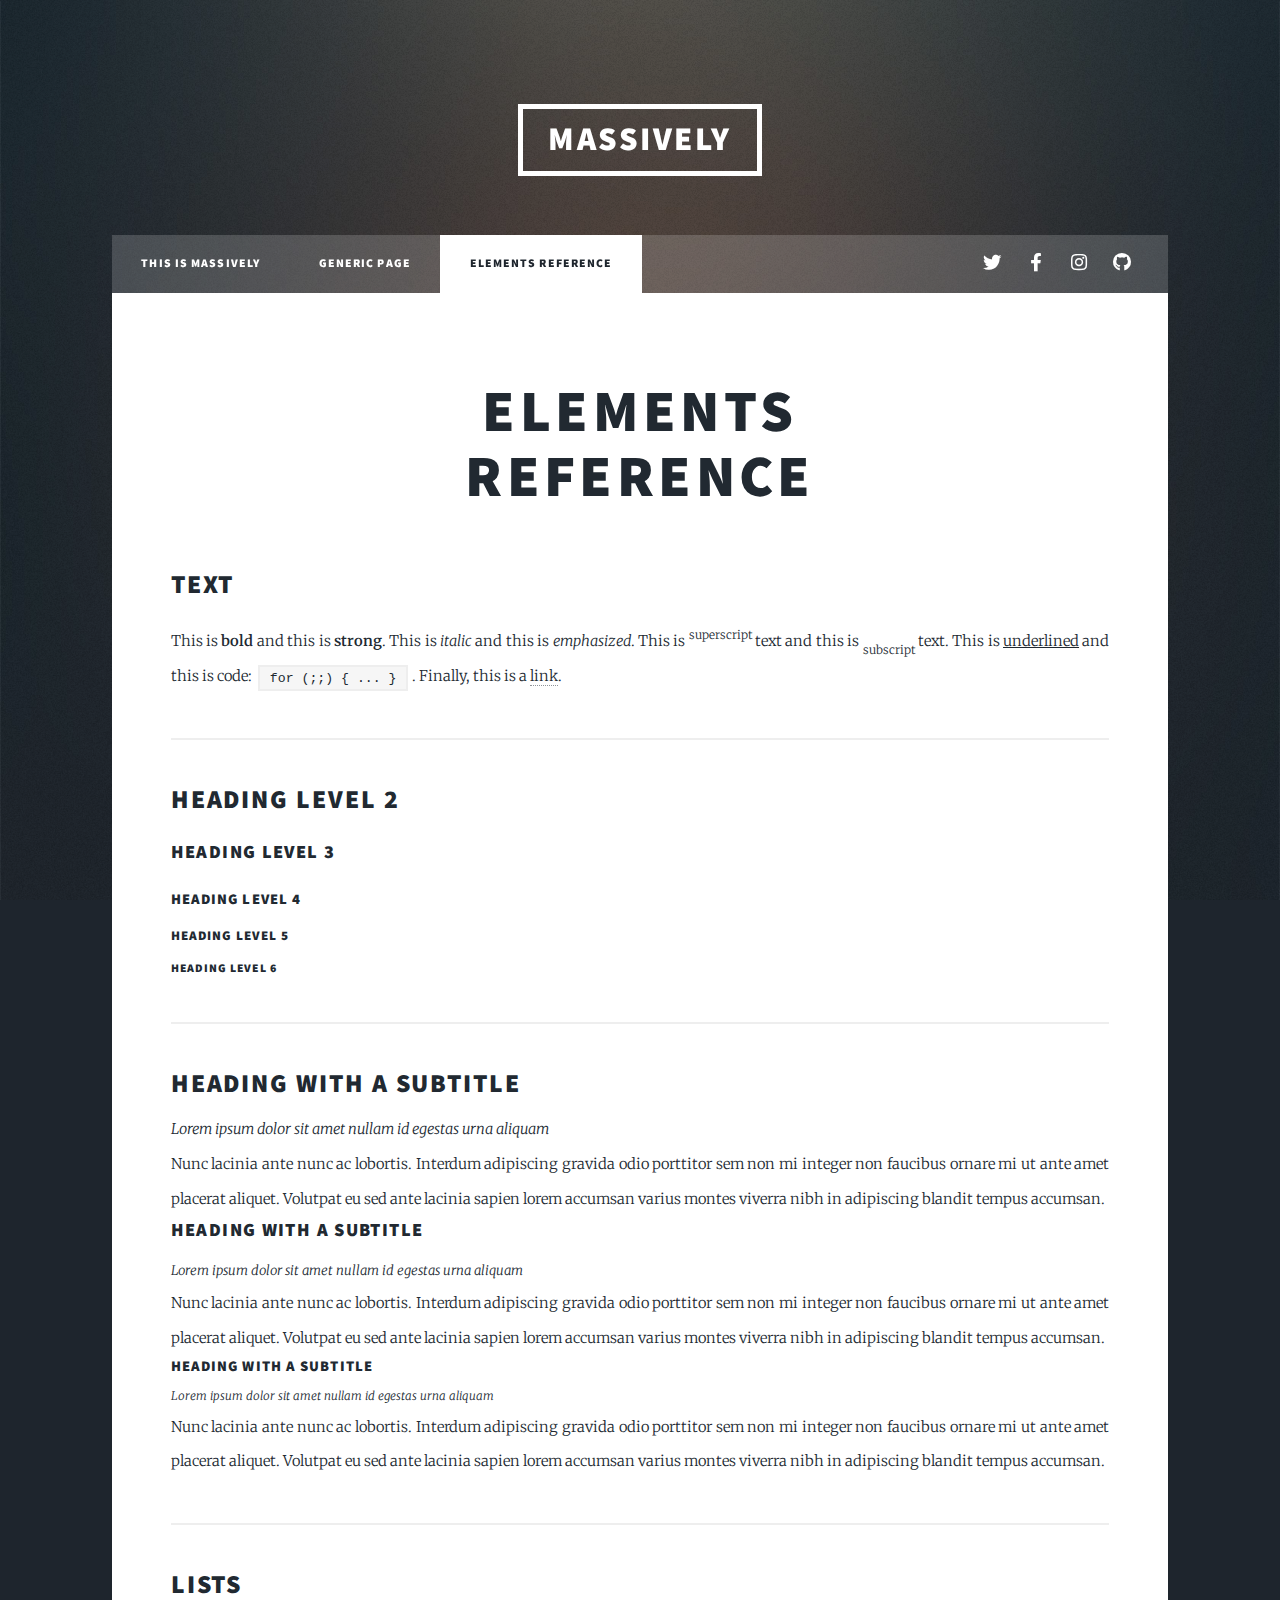
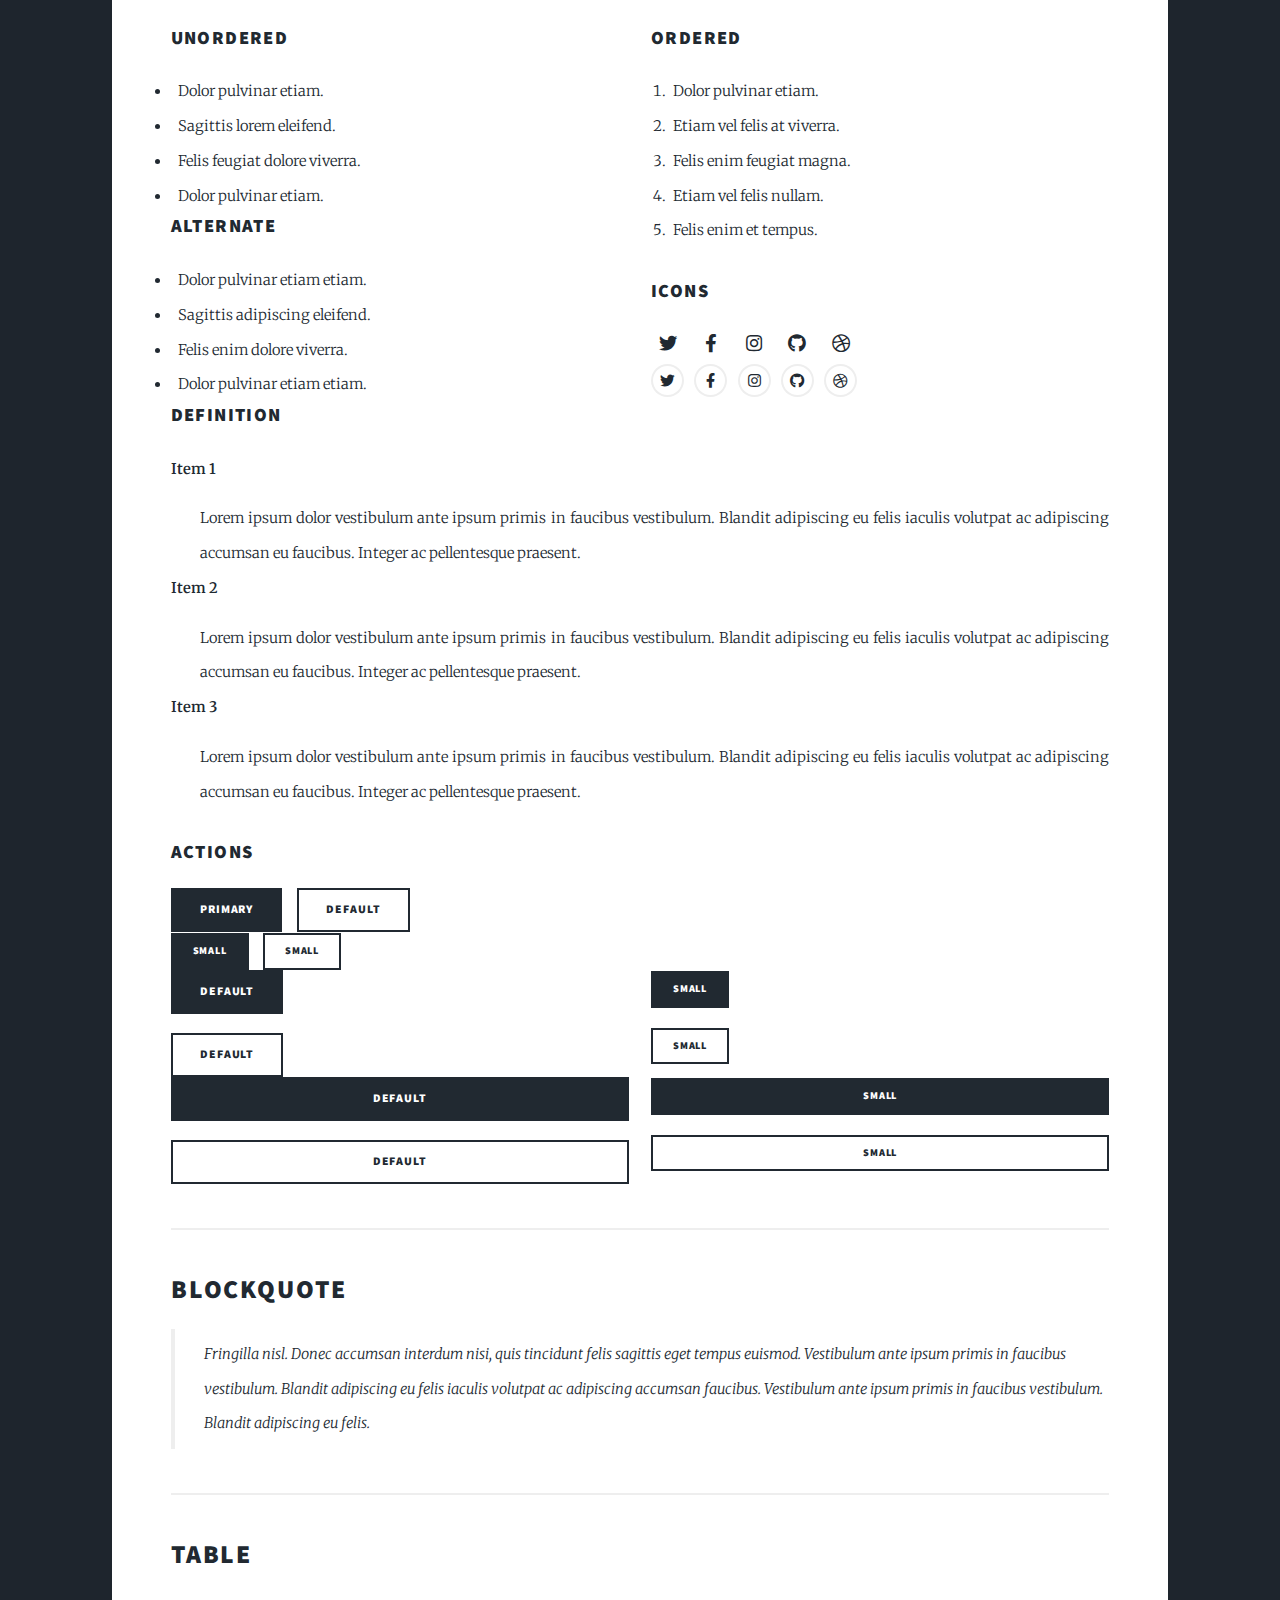
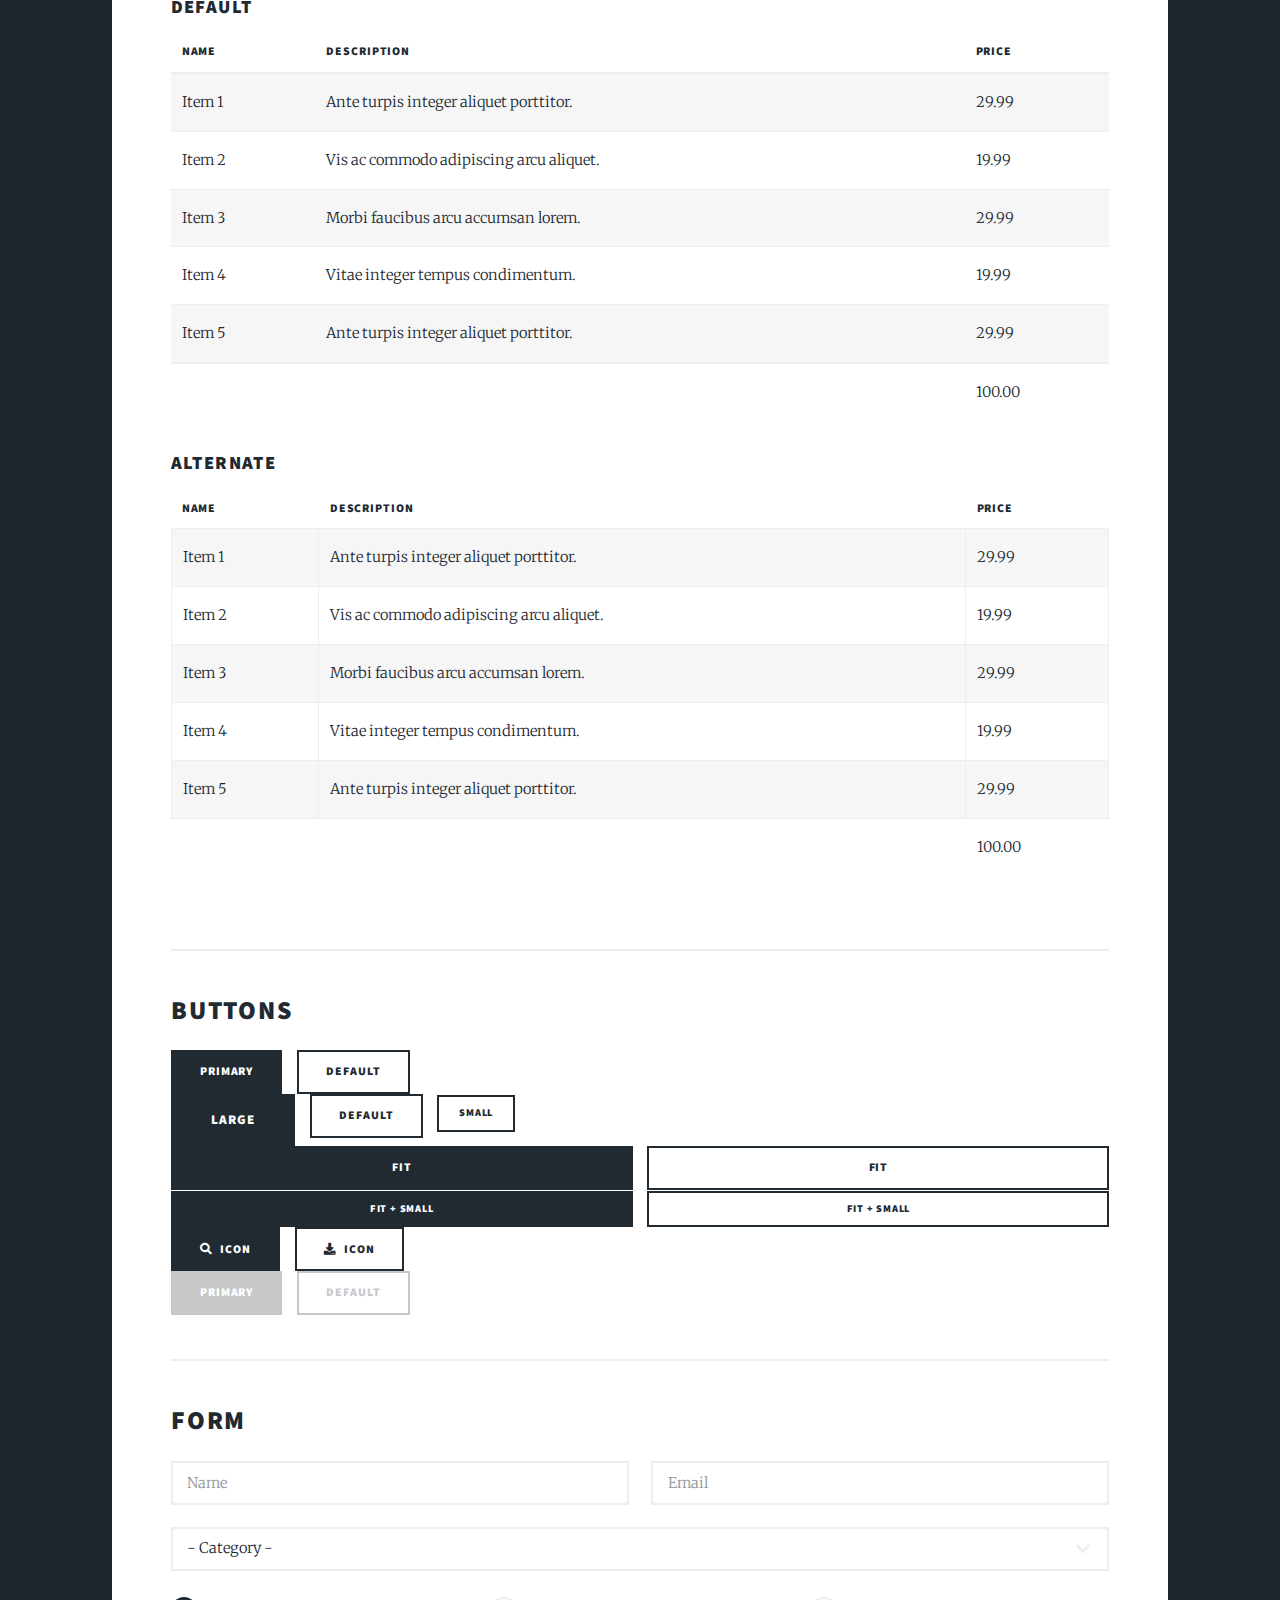
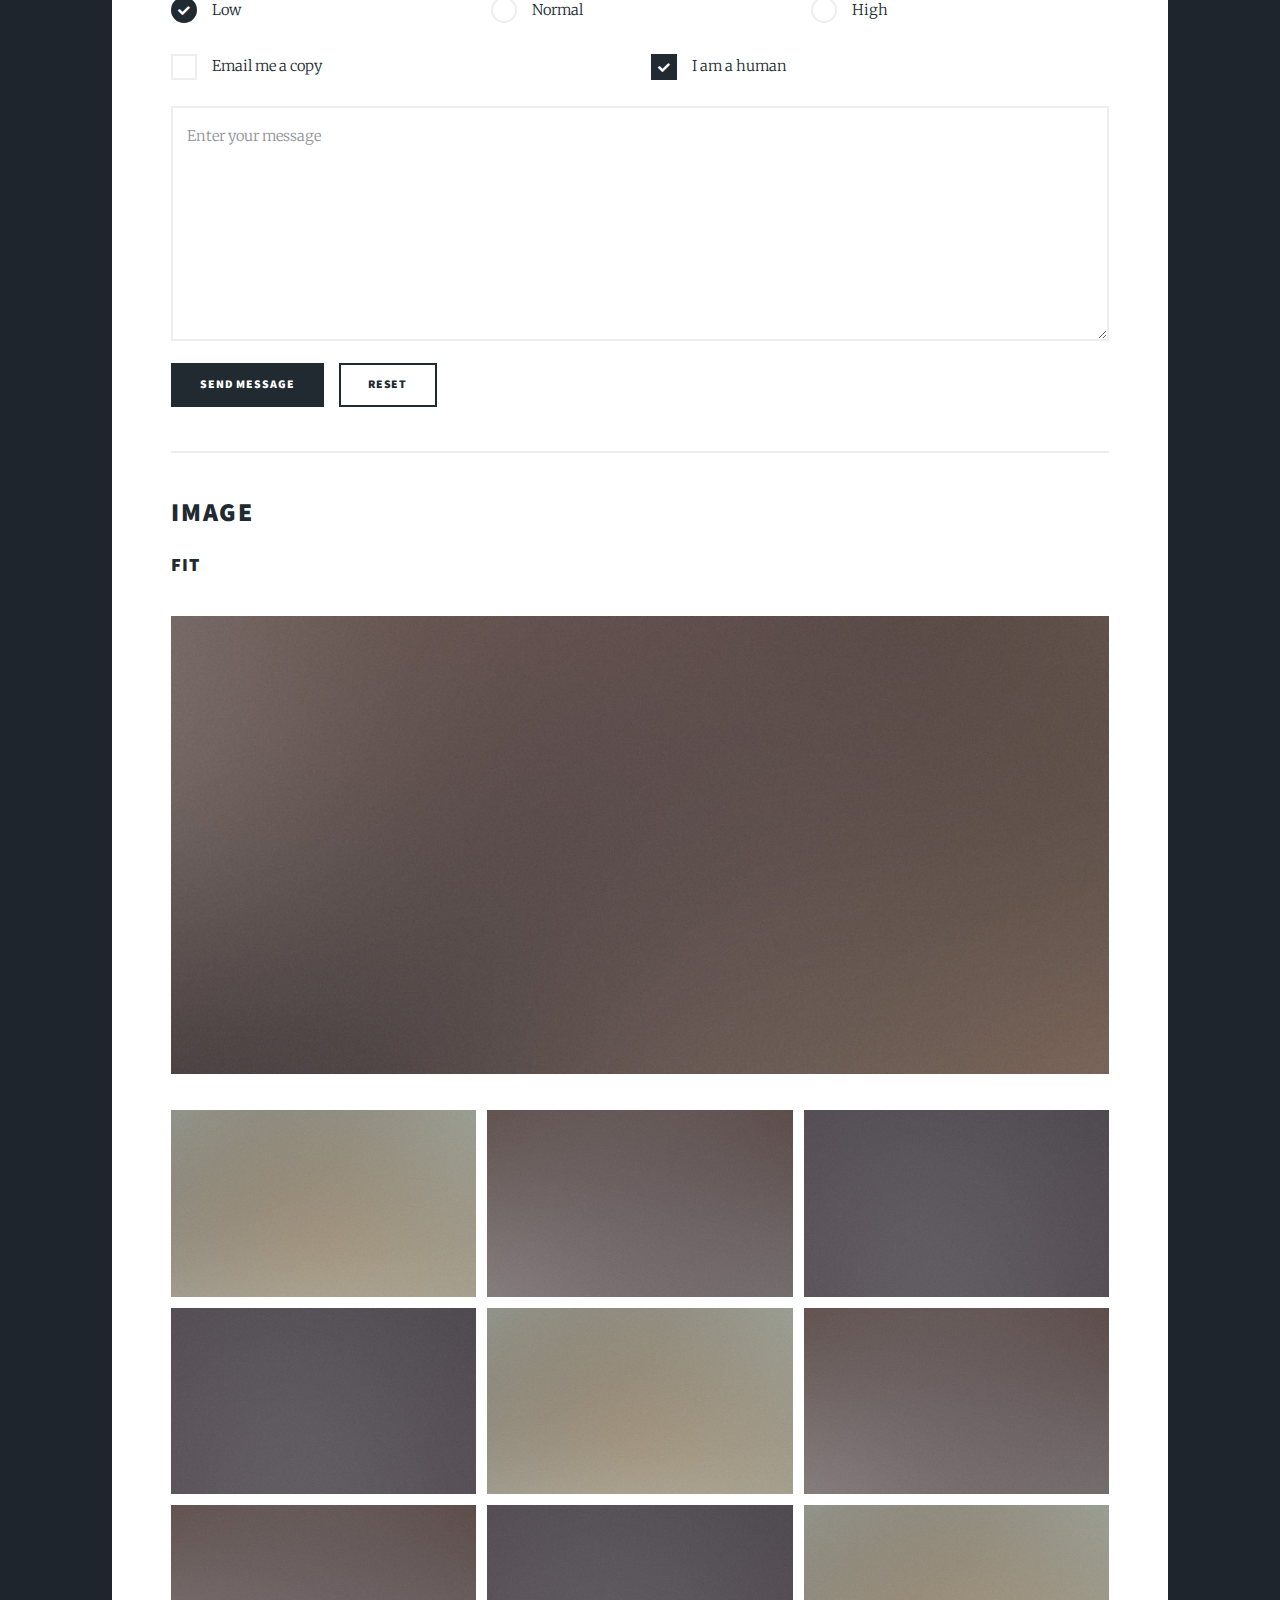
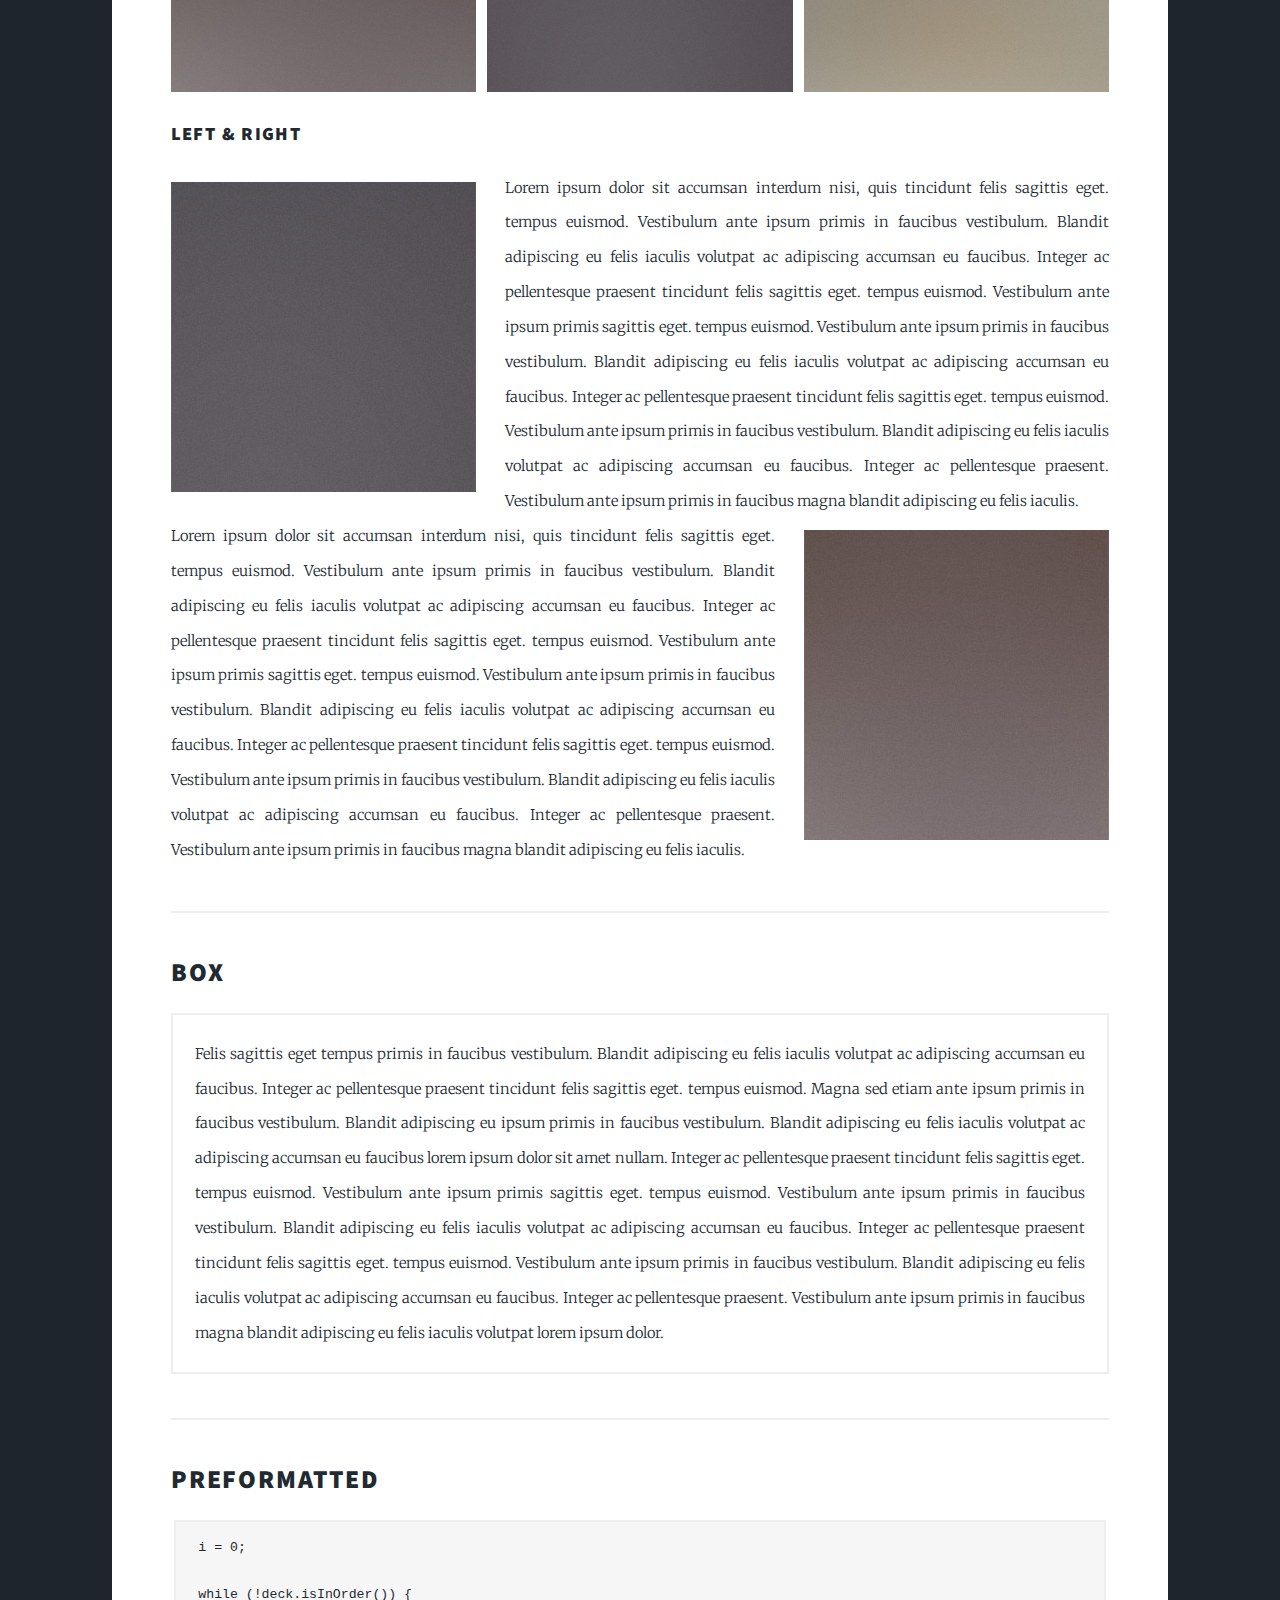
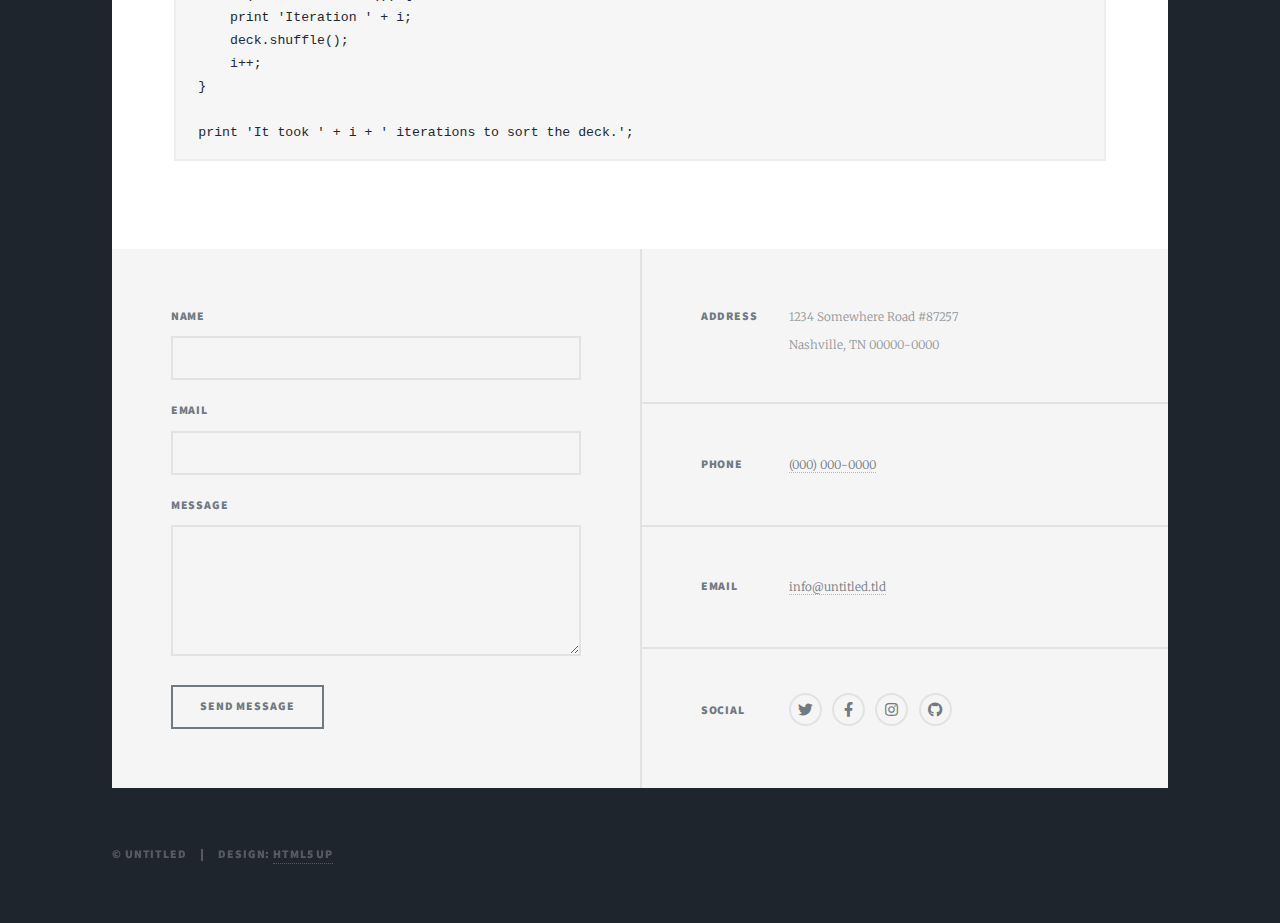
<file: elements.html>
<!DOCTYPE HTML>
<!--
	Massively by HTML5 UP
	html5up.net | @ajlkn
	Free for personal and commercial use under the CCA 3.0 license (html5up.net/license)
-->
<html>
	<head>
		<title>Elements Reference - Massively by HTML5 UP</title>
		<meta charset="utf-8" />
		<meta name="viewport" content="width=device-width, initial-scale=1, user-scalable=no" />
		<link rel="stylesheet" href="assets/css/main.css" />
		<noscript><link rel="stylesheet" href="assets/css/noscript.css" /></noscript>
	</head>
	<body class="is-preload">

		<!-- Wrapper -->
			<div id="wrapper">

				<!-- Header -->
					<header id="header">
						<a href="index.html" class="logo">Massively</a>
					</header>

				<!-- Nav -->
					<nav id="nav">
						<ul class="links">
							<li><a href="index.html">This is Massively</a></li>
							<li><a href="generic.html">Generic Page</a></li>
							<li class="active"><a href="elements.html">Elements Reference</a></li>
						</ul>
						<ul class="icons">
							<li><a href="#" class="icon brands fa-twitter"><span class="label">Twitter</span></a></li>
							<li><a href="#" class="icon brands fa-facebook-f"><span class="label">Facebook</span></a></li>
							<li><a href="#" class="icon brands fa-instagram"><span class="label">Instagram</span></a></li>
							<li><a href="#" class="icon brands fa-github"><span class="label">GitHub</span></a></li>
						</ul>
					</nav>

				<!-- Main -->
					<div id="main">

						<!-- Post -->
							<section class="post">
								<header class="major">
									<h1>Elements<br />
									Reference</h1>
								</header>

								<!-- Text stuff -->
									<h2>Text</h2>
									<p>This is <b>bold</b> and this is <strong>strong</strong>. This is <i>italic</i> and this is <em>emphasized</em>.
									This is <sup>superscript</sup> text and this is <sub>subscript</sub> text.
									This is <u>underlined</u> and this is code: <code>for (;;) { ... }</code>.
									Finally, this is a <a href="#">link</a>.</p>
									<hr />
									<h2>Heading Level 2</h2>
									<h3>Heading Level 3</h3>
									<h4>Heading Level 4</h4>
									<h5>Heading Level 5</h5>
									<h6>Heading Level 6</h6>
									<hr />
									<header>
										<h2>Heading with a Subtitle</h2>
										<p>Lorem ipsum dolor sit amet nullam id egestas urna aliquam</p>
									</header>
									<p>Nunc lacinia ante nunc ac lobortis. Interdum adipiscing gravida odio porttitor sem non mi integer non faucibus ornare mi ut ante amet placerat aliquet. Volutpat eu sed ante lacinia sapien lorem accumsan varius montes viverra nibh in adipiscing blandit tempus accumsan.</p>
									<header>
										<h3>Heading with a Subtitle</h3>
										<p>Lorem ipsum dolor sit amet nullam id egestas urna aliquam</p>
									</header>
									<p>Nunc lacinia ante nunc ac lobortis. Interdum adipiscing gravida odio porttitor sem non mi integer non faucibus ornare mi ut ante amet placerat aliquet. Volutpat eu sed ante lacinia sapien lorem accumsan varius montes viverra nibh in adipiscing blandit tempus accumsan.</p>
									<header>
										<h4>Heading with a Subtitle</h4>
										<p>Lorem ipsum dolor sit amet nullam id egestas urna aliquam</p>
									</header>
									<p>Nunc lacinia ante nunc ac lobortis. Interdum adipiscing gravida odio porttitor sem non mi integer non faucibus ornare mi ut ante amet placerat aliquet. Volutpat eu sed ante lacinia sapien lorem accumsan varius montes viverra nibh in adipiscing blandit tempus accumsan.</p>

									<hr />

								<!-- Lists -->
									<h2>Lists</h2>
									<div class="row">
										<div class="col-6 col-12-small">

											<h3>Unordered</h3>
											<ul>
												<li>Dolor pulvinar etiam.</li>
												<li>Sagittis lorem eleifend.</li>
												<li>Felis feugiat dolore viverra.</li>
												<li>Dolor pulvinar etiam.</li>
											</ul>

											<h3>Alternate</h3>
											<ul class="alt">
												<li>Dolor pulvinar etiam etiam.</li>
												<li>Sagittis adipiscing eleifend.</li>
												<li>Felis enim dolore viverra.</li>
												<li>Dolor pulvinar etiam etiam.</li>
											</ul>

										</div>
										<div class="col-6 col-12-small">

											<h3>Ordered</h3>
											<ol>
												<li>Dolor pulvinar etiam.</li>
												<li>Etiam vel felis at viverra.</li>
												<li>Felis enim feugiat magna.</li>
												<li>Etiam vel felis nullam.</li>
												<li>Felis enim et tempus.</li>
											</ol>

											<h3>Icons</h3>
											<ul class="icons">
												<li><a href="#" class="icon brands fa-twitter"><span class="label">Twitter</span></a></li>
												<li><a href="#" class="icon brands fa-facebook-f"><span class="label">Facebook</span></a></li>
												<li><a href="#" class="icon brands fa-instagram"><span class="label">Instagram</span></a></li>
												<li><a href="#" class="icon brands fa-github"><span class="label">Github</span></a></li>
												<li><a href="#" class="icon brands fa-dribbble"><span class="label">Dribbble</span></a></li>
											</ul>
											<ul class="icons alt">
												<li><a href="#" class="icon brands alt fa-twitter"><span class="label">Twitter</span></a></li>
												<li><a href="#" class="icon brands alt fa-facebook-f"><span class="label">Facebook</span></a></li>
												<li><a href="#" class="icon brands alt fa-instagram"><span class="label">Instagram</span></a></li>
												<li><a href="#" class="icon brands alt fa-github"><span class="label">Github</span></a></li>
												<li><a href="#" class="icon brands alt fa-dribbble"><span class="label">Dribbble</span></a></li>
											</ul>

										</div>
									</div>
									<h3>Definition</h3>
									<dl>
										<dt>Item 1</dt>
										<dd>
											<p>Lorem ipsum dolor vestibulum ante ipsum primis in faucibus vestibulum. Blandit adipiscing eu felis iaculis volutpat ac adipiscing accumsan eu faucibus. Integer ac pellentesque praesent.</p>
										</dd>
										<dt>Item 2</dt>
										<dd>
											<p>Lorem ipsum dolor vestibulum ante ipsum primis in faucibus vestibulum. Blandit adipiscing eu felis iaculis volutpat ac adipiscing accumsan eu faucibus. Integer ac pellentesque praesent.</p>
										</dd>
										<dt>Item 3</dt>
										<dd>
											<p>Lorem ipsum dolor vestibulum ante ipsum primis in faucibus vestibulum. Blandit adipiscing eu felis iaculis volutpat ac adipiscing accumsan eu faucibus. Integer ac pellentesque praesent.</p>
										</dd>
									</dl>

									<h3>Actions</h3>
									<ul class="actions">
										<li><a href="#" class="button primary">Primary</a></li>
										<li><a href="#" class="button">Default</a></li>
									</ul>
									<ul class="actions small">
										<li><a href="#" class="button primary small">Small</a></li>
										<li><a href="#" class="button small">Small</a></li>
									</ul>
									<div class="row">
										<div class="col-6 col-12-small">
											<ul class="actions stacked">
												<li><a href="#" class="button primary">Default</a></li>
												<li><a href="#" class="button">Default</a></li>
											</ul>
										</div>
										<div class="col-6 col-12-small">
											<ul class="actions stacked">
												<li><a href="#" class="button primary small">Small</a></li>
												<li><a href="#" class="button small">Small</a></li>
											</ul>
										</div>
									</div>
									<div class="row">
										<div class="col-6 col-12-small">
											<ul class="actions stacked">
												<li><a href="#" class="button primary fit">Default</a></li>
												<li><a href="#" class="button fit">Default</a></li>
											</ul>
										</div>
										<div class="col-6 col-12-small">
											<ul class="actions stacked">
												<li><a href="#" class="button primary small fit">Small</a></li>
												<li><a href="#" class="button small fit">Small</a></li>
											</ul>
										</div>
									</div>

									<hr />

								<!-- Blockquote -->
									<h2>Blockquote</h2>
									<blockquote>Fringilla nisl. Donec accumsan interdum nisi, quis tincidunt felis sagittis eget tempus euismod. Vestibulum ante ipsum primis in faucibus vestibulum. Blandit adipiscing eu felis iaculis volutpat ac adipiscing accumsan faucibus. Vestibulum ante ipsum primis in faucibus vestibulum. Blandit adipiscing eu felis.</blockquote>

									<hr />

								<!-- Table -->
									<h2>Table</h2>

									<h3>Default</h3>
									<div class="table-wrapper">
										<table>
											<thead>
												<tr>
													<th>Name</th>
													<th>Description</th>
													<th>Price</th>
												</tr>
											</thead>
											<tbody>
												<tr>
													<td>Item 1</td>
													<td>Ante turpis integer aliquet porttitor.</td>
													<td>29.99</td>
												</tr>
												<tr>
													<td>Item 2</td>
													<td>Vis ac commodo adipiscing arcu aliquet.</td>
													<td>19.99</td>
												</tr>
												<tr>
													<td>Item 3</td>
													<td> Morbi faucibus arcu accumsan lorem.</td>
													<td>29.99</td>
												</tr>
												<tr>
													<td>Item 4</td>
													<td>Vitae integer tempus condimentum.</td>
													<td>19.99</td>
												</tr>
												<tr>
													<td>Item 5</td>
													<td>Ante turpis integer aliquet porttitor.</td>
													<td>29.99</td>
												</tr>
											</tbody>
											<tfoot>
												<tr>
													<td colspan="2"></td>
													<td>100.00</td>
												</tr>
											</tfoot>
										</table>
									</div>

									<h3>Alternate</h3>
									<div class="table-wrapper">
										<table class="alt">
											<thead>
												<tr>
													<th>Name</th>
													<th>Description</th>
													<th>Price</th>
												</tr>
											</thead>
											<tbody>
												<tr>
													<td>Item 1</td>
													<td>Ante turpis integer aliquet porttitor.</td>
													<td>29.99</td>
												</tr>
												<tr>
													<td>Item 2</td>
													<td>Vis ac commodo adipiscing arcu aliquet.</td>
													<td>19.99</td>
												</tr>
												<tr>
													<td>Item 3</td>
													<td> Morbi faucibus arcu accumsan lorem.</td>
													<td>29.99</td>
												</tr>
												<tr>
													<td>Item 4</td>
													<td>Vitae integer tempus condimentum.</td>
													<td>19.99</td>
												</tr>
												<tr>
													<td>Item 5</td>
													<td>Ante turpis integer aliquet porttitor.</td>
													<td>29.99</td>
												</tr>
											</tbody>
											<tfoot>
												<tr>
													<td colspan="2"></td>
													<td>100.00</td>
												</tr>
											</tfoot>
										</table>
									</div>

									<hr />

								<!-- Buttons -->
									<h2>Buttons</h2>
									<ul class="actions">
										<li><a href="#" class="button primary">Primary</a></li>
										<li><a href="#" class="button">Default</a></li>
									</ul>
									<ul class="actions">
										<li><a href="#" class="button primary large">Large</a></li>
										<li><a href="#" class="button">Default</a></li>
										<li><a href="#" class="button small">Small</a></li>
									</ul>
									<ul class="actions fit">
										<li><a href="#" class="button primary fit">Fit</a></li>
										<li><a href="#" class="button fit">Fit</a></li>
									</ul>
									<ul class="actions fit small">
										<li><a href="#" class="button primary fit small">Fit + Small</a></li>
										<li><a href="#" class="button fit small">Fit + Small</a></li>
									</ul>
									<ul class="actions">
										<li><a href="#" class="button primary icon solid fa-search">Icon</a></li>
										<li><a href="#" class="button icon solid fa-download">Icon</a></li>
									</ul>
									<ul class="actions">
										<li><span class="button primary disabled">Primary</span></li>
										<li><span class="button disabled">Default</span></li>
									</ul>

									<hr />

								<!-- Form -->
									<h2>Form</h2>

									<form method="post" action="#">
										<div class="row gtr-uniform">
											<div class="col-6 col-12-xsmall">
												<input type="text" name="demo-name" id="demo-name" value="" placeholder="Name" />
											</div>
											<div class="col-6 col-12-xsmall">
												<input type="email" name="demo-email" id="demo-email" value="" placeholder="Email" />
											</div>
											<!-- Break -->
											<div class="col-12">
												<select name="demo-category" id="demo-category">
													<option value="">- Category -</option>
													<option value="1">Manufacturing</option>
													<option value="1">Shipping</option>
													<option value="1">Administration</option>
													<option value="1">Human Resources</option>
												</select>
											</div>
											<!-- Break -->
											<div class="col-4 col-12-small">
												<input type="radio" id="demo-priority-low" name="demo-priority" checked>
												<label for="demo-priority-low">Low</label>
											</div>
											<div class="col-4 col-12-small">
												<input type="radio" id="demo-priority-normal" name="demo-priority">
												<label for="demo-priority-normal">Normal</label>
											</div>
											<div class="col-4 col-12-small">
												<input type="radio" id="demo-priority-high" name="demo-priority">
												<label for="demo-priority-high">High</label>
											</div>
											<!-- Break -->
											<div class="col-6 col-12-small">
												<input type="checkbox" id="demo-copy" name="demo-copy">
												<label for="demo-copy">Email me a copy</label>
											</div>
											<div class="col-6 col-12-small">
												<input type="checkbox" id="demo-human" name="demo-human" checked>
												<label for="demo-human">I am a human</label>
											</div>
											<!-- Break -->
											<div class="col-12">
												<textarea name="demo-message" id="demo-message" placeholder="Enter your message" rows="6"></textarea>
											</div>
											<!-- Break -->
											<div class="col-12">
												<ul class="actions">
													<li><input type="submit" value="Send Message" class="primary" /></li>
													<li><input type="reset" value="Reset" /></li>
												</ul>
											</div>
										</div>
									</form>

									<hr />

								<!-- Image -->
									<h2>Image</h2>

									<h3>Fit</h3>
									<span class="image fit"><img src="images/pic01.jpg" alt="" /></span>
									<div class="box alt">
										<div class="row gtr-50 gtr-uniform">
											<div class="col-4"><span class="image fit"><img src="images/pic02.jpg" alt="" /></span></div>
											<div class="col-4"><span class="image fit"><img src="images/pic03.jpg" alt="" /></span></div>
											<div class="col-4"><span class="image fit"><img src="images/pic04.jpg" alt="" /></span></div>
											<!-- Break -->
											<div class="col-4"><span class="image fit"><img src="images/pic04.jpg" alt="" /></span></div>
											<div class="col-4"><span class="image fit"><img src="images/pic02.jpg" alt="" /></span></div>
											<div class="col-4"><span class="image fit"><img src="images/pic03.jpg" alt="" /></span></div>
											<!-- Break -->
											<div class="col-4"><span class="image fit"><img src="images/pic03.jpg" alt="" /></span></div>
											<div class="col-4"><span class="image fit"><img src="images/pic04.jpg" alt="" /></span></div>
											<div class="col-4"><span class="image fit"><img src="images/pic02.jpg" alt="" /></span></div>
										</div>
									</div>

									<h3>Left &amp; Right</h3>
									<p><span class="image left"><img src="images/pic08.jpg" alt="" /></span>Lorem ipsum dolor sit accumsan interdum nisi, quis tincidunt felis sagittis eget. tempus euismod. Vestibulum ante ipsum primis in faucibus vestibulum. Blandit adipiscing eu felis iaculis volutpat ac adipiscing accumsan eu faucibus. Integer ac pellentesque praesent tincidunt felis sagittis eget. tempus euismod. Vestibulum ante ipsum primis sagittis eget. tempus euismod. Vestibulum ante ipsum primis in faucibus vestibulum. Blandit adipiscing eu felis iaculis volutpat ac adipiscing accumsan eu faucibus. Integer ac pellentesque praesent tincidunt felis sagittis eget. tempus euismod. Vestibulum ante ipsum primis in faucibus vestibulum. Blandit adipiscing eu felis iaculis volutpat ac adipiscing accumsan eu faucibus. Integer ac pellentesque praesent. Vestibulum ante ipsum primis in faucibus magna blandit adipiscing eu felis iaculis.</p>
									<p><span class="image right"><img src="images/pic09.jpg" alt="" /></span>Lorem ipsum dolor sit accumsan interdum nisi, quis tincidunt felis sagittis eget. tempus euismod. Vestibulum ante ipsum primis in faucibus vestibulum. Blandit adipiscing eu felis iaculis volutpat ac adipiscing accumsan eu faucibus. Integer ac pellentesque praesent tincidunt felis sagittis eget. tempus euismod. Vestibulum ante ipsum primis sagittis eget. tempus euismod. Vestibulum ante ipsum primis in faucibus vestibulum. Blandit adipiscing eu felis iaculis volutpat ac adipiscing accumsan eu faucibus. Integer ac pellentesque praesent tincidunt felis sagittis eget. tempus euismod. Vestibulum ante ipsum primis in faucibus vestibulum. Blandit adipiscing eu felis iaculis volutpat ac adipiscing accumsan eu faucibus. Integer ac pellentesque praesent. Vestibulum ante ipsum primis in faucibus magna blandit adipiscing eu felis iaculis.</p>

									<hr />

								<!-- Box -->
									<h2>Box</h2>
									<div class="box">
										<p>Felis sagittis eget tempus primis in faucibus vestibulum. Blandit adipiscing eu felis iaculis volutpat ac adipiscing accumsan eu faucibus. Integer ac pellentesque praesent tincidunt felis sagittis eget. tempus euismod. Magna sed etiam ante ipsum primis in faucibus vestibulum. Blandit adipiscing eu ipsum primis in faucibus vestibulum. Blandit adipiscing eu felis iaculis volutpat ac adipiscing accumsan eu faucibus lorem ipsum dolor sit amet nullam. Integer ac pellentesque praesent tincidunt felis sagittis eget. tempus euismod. Vestibulum ante ipsum primis sagittis eget. tempus euismod. Vestibulum ante ipsum primis in faucibus vestibulum. Blandit adipiscing eu felis iaculis volutpat ac adipiscing accumsan eu faucibus. Integer ac pellentesque praesent tincidunt felis sagittis eget. tempus euismod. Vestibulum ante ipsum primis in faucibus vestibulum. Blandit adipiscing eu felis iaculis volutpat ac adipiscing accumsan eu faucibus. Integer ac pellentesque praesent. Vestibulum ante ipsum primis in faucibus magna blandit adipiscing eu felis iaculis volutpat lorem ipsum dolor.</p>
									</div>

									<hr />

								<!-- Preformatted Code -->
									<h2>Preformatted</h2>
									<pre><code>i = 0;

while (!deck.isInOrder()) {
    print 'Iteration ' + i;
    deck.shuffle();
    i++;
}

print 'It took ' + i + ' iterations to sort the deck.';
</code></pre>

							</section>

					</div>

				<!-- Footer -->
					<footer id="footer">
						<section>
							<form method="post" action="#">
								<div class="fields">
									<div class="field">
										<label for="name">Name</label>
										<input type="text" name="name" id="name" />
									</div>
									<div class="field">
										<label for="email">Email</label>
										<input type="text" name="email" id="email" />
									</div>
									<div class="field">
										<label for="message">Message</label>
										<textarea name="message" id="message" rows="3"></textarea>
									</div>
								</div>
								<ul class="actions">
									<li><input type="submit" value="Send Message" /></li>
								</ul>
							</form>
						</section>
						<section class="split contact">
							<section class="alt">
								<h3>Address</h3>
								<p>1234 Somewhere Road #87257<br />
								Nashville, TN 00000-0000</p>
							</section>
							<section>
								<h3>Phone</h3>
								<p><a href="#">(000) 000-0000</a></p>
							</section>
							<section>
								<h3>Email</h3>
								<p><a href="#">info@untitled.tld</a></p>
							</section>
							<section>
								<h3>Social</h3>
								<ul class="icons alt">
									<li><a href="#" class="icon brands alt fa-twitter"><span class="label">Twitter</span></a></li>
									<li><a href="#" class="icon brands alt fa-facebook-f"><span class="label">Facebook</span></a></li>
									<li><a href="#" class="icon brands alt fa-instagram"><span class="label">Instagram</span></a></li>
									<li><a href="#" class="icon brands alt fa-github"><span class="label">GitHub</span></a></li>
								</ul>
							</section>
						</section>
					</footer>

				<!-- Copyright -->
					<div id="copyright">
						<ul><li>&copy; Untitled</li><li>Design: <a href="https://html5up.net">HTML5 UP</a></li></ul>
					</div>

			</div>

		<!-- Scripts -->
			<script src="assets/js/jquery.min.js"></script>
			<script src="assets/js/jquery.scrollex.min.js"></script>
			<script src="assets/js/jquery.scrolly.min.js"></script>
			<script src="assets/js/browser.min.js"></script>
			<script src="assets/js/breakpoints.min.js"></script>
			<script src="assets/js/util.js"></script>
			<script src="assets/js/main.js"></script>

	</body>
</html>
</file>
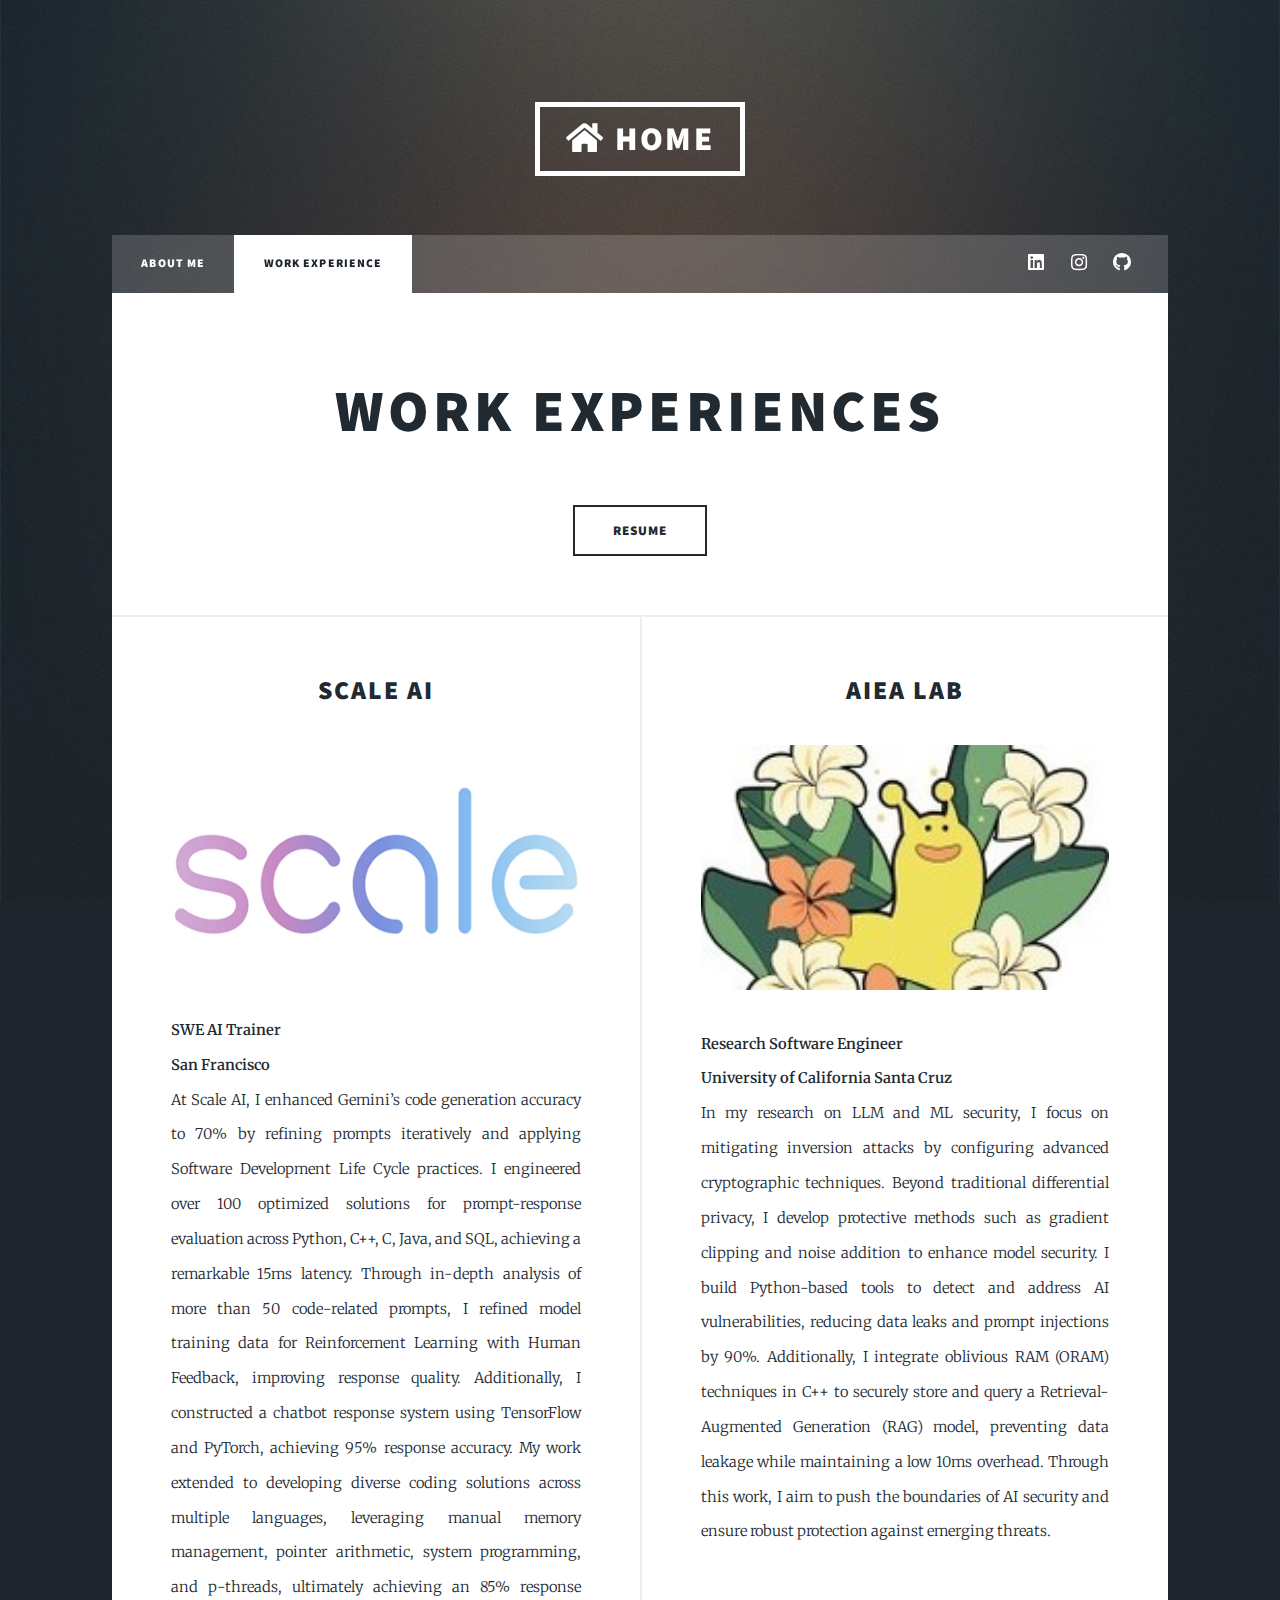
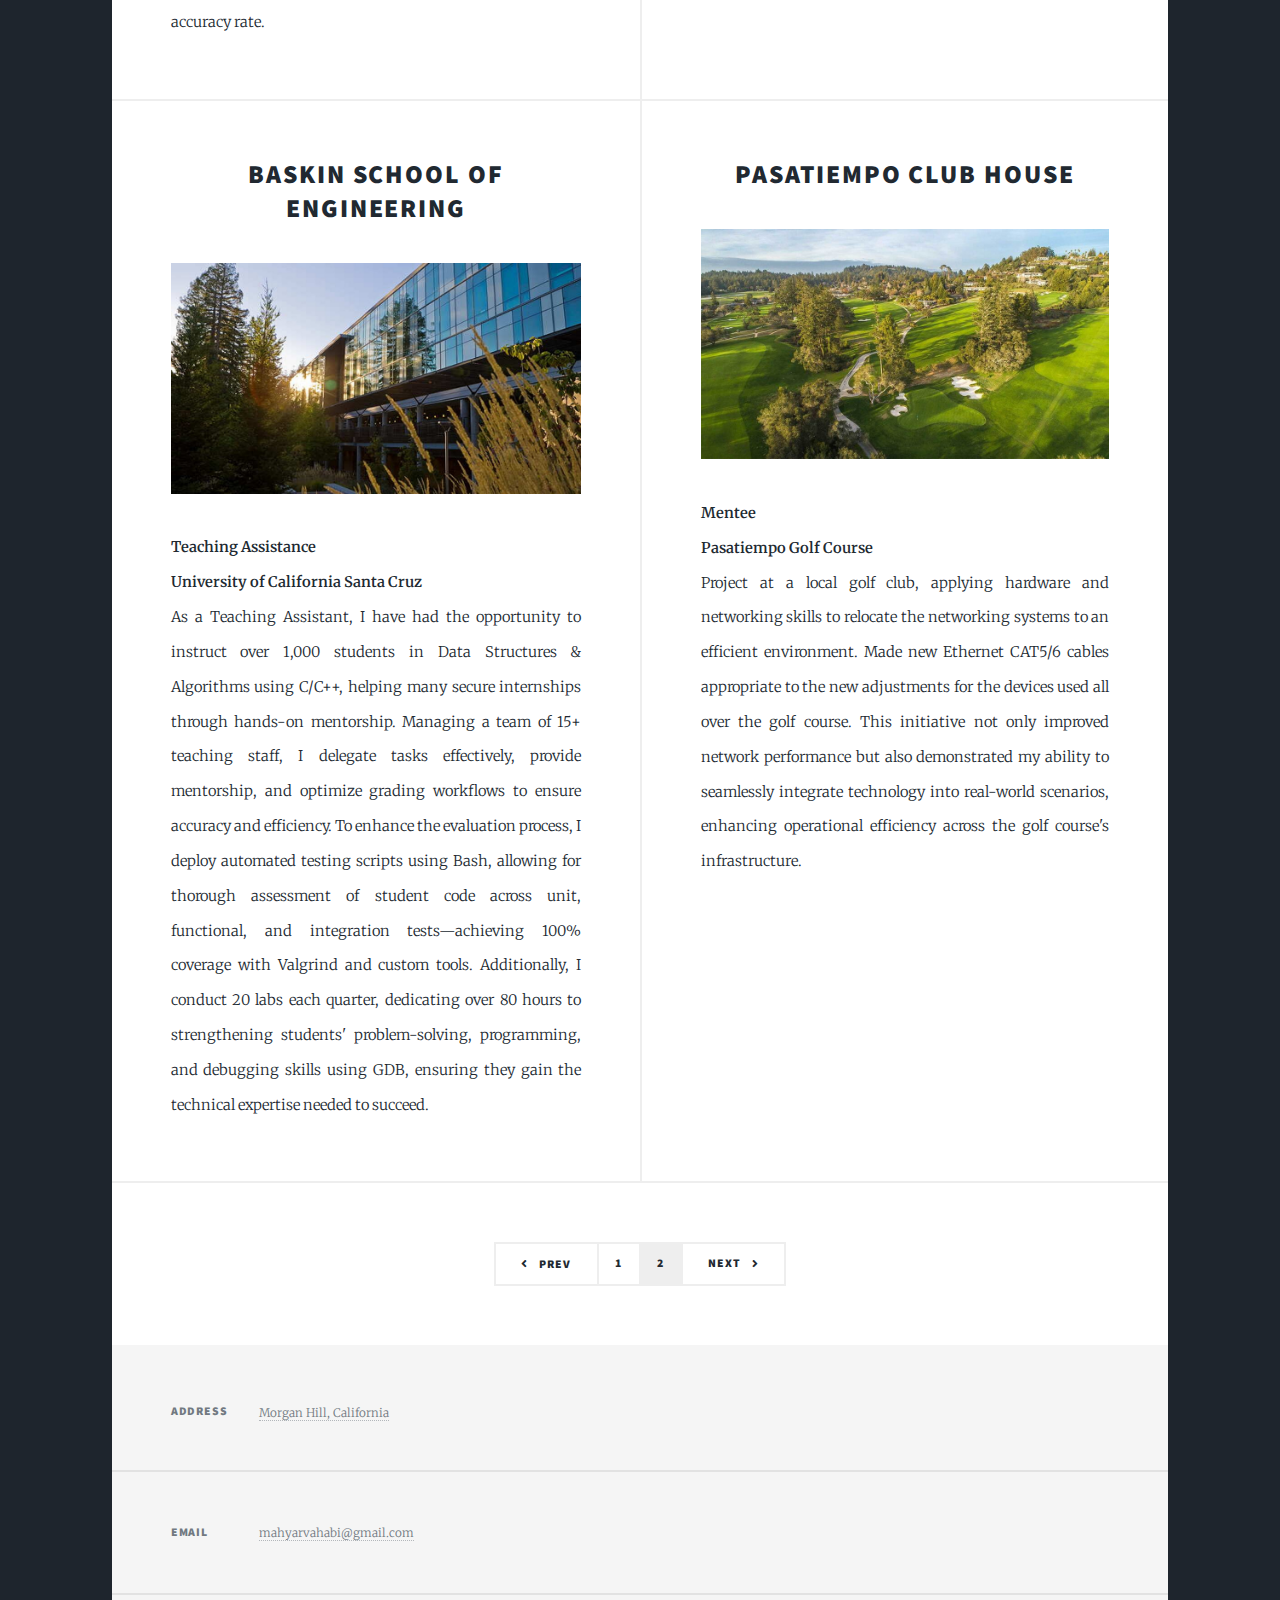
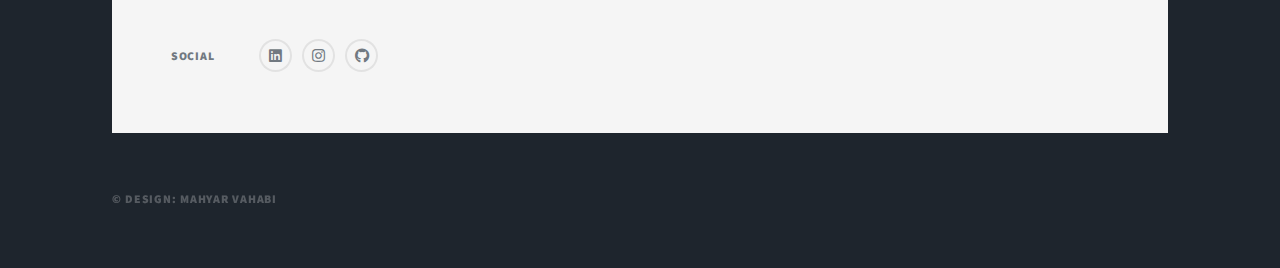
<file: generic.html>
<!DOCTYPE HTML>

<html>
	<head>
		<title>Work Experiences</title>
		<link rel="shortcut icon" type="image/x-icon" href="images/favicon.ico">
		<meta charset="utf-8" />
		<meta name="viewport" content="width=device-width, initial-scale=1, user-scalable=no" />
		<link rel="stylesheet" href="assets/css/main.css" />
		<noscript><link rel="stylesheet" href="assets/css/noscript.css" /></noscript>
	</head>
	<body class="is-preload">

		<!-- Wrapper -->
			<div id="wrapper">

				<!-- Header -->
					<header id="header">
						<a href="index.html" class="logo">
							<i class="fas fa-home"></i> Home
						</a>
					</header>

				<!-- Nav -->
					<nav id="nav">
						<ul class="links">
							<li><a href="index.html">About Me</a></li>
							<li class="active"><a href="generic.html">Work Experience</a></li>
						</ul>
						<ul class="icons">
							<li><a href="https://www.linkedin.com/in/mahyar-vahabi-0995287b/" class="icon brands alt fa-linkedin"><span class="label">LinkedIn</span></a></li>
							<li><a href="https://www.instagram.com/m_.vahabi/" class="icon brands alt fa-instagram"><span class="label">Instagram</span></a></li>
							<li><a href="https://github.com/Mvahabi/" class="icon brands alt fa-github"><span class="label">GitHub</span></a></li>
						</ul>
					</nav>

				<!-- Main -->
					<div id="main">

						<!-- Post -->
							
							<section class="post">
								<header class="major">
									<h1>Work Experiences</h1>
									<p></p>
								</header>
								<ul class="actions special">
									<li><a href="assets/Resume_2.pdf" class="button large">Resume</a></li>
								</ul>
							
							</section>
							<section class="posts">
								<article>
									<header>
										<h2><a>Scale AI</a></h2>
									</header>
									<a class="image fit"><img src="images/scale.jpg" alt="" /></a>
									<p>
										<strong>SWE AI Trainer<br>San Francisco</strong>
									</p>
									<p>
										At Scale AI, I enhanced Gemini’s code generation accuracy to 70% by refining prompts iteratively and applying Software Development Life Cycle practices. I engineered over 100 optimized solutions for prompt-response evaluation across Python, C++, C, Java, and SQL, achieving a remarkable 15ms latency. Through in-depth analysis of more than 50 code-related prompts, I refined model training data for Reinforcement Learning with Human Feedback, improving response quality. Additionally, I constructed a chatbot response system using TensorFlow and PyTorch, achieving 95% response accuracy. My work extended to developing diverse coding solutions across multiple languages, leveraging manual memory management, pointer arithmetic, system programming, and p-threads, ultimately achieving an 85% response accuracy rate.
									</p>
								</article>

								<article>
									<header>
										<h2><a>AIEA Lab</a></h2>
									</header>
									<a class="image fit"><img src="images/AIEA (1).jpeg" alt="" /></a>
									<p>
										<strong>Research Software Engineer<br>University of California Santa Cruz</strong>
									</p>
									<p>
										In my research on LLM and ML security, I focus on mitigating inversion attacks by configuring advanced cryptographic techniques. Beyond traditional differential privacy, I develop protective methods such as gradient clipping and noise addition to enhance model security. I build Python-based tools to detect and address AI vulnerabilities, reducing data leaks and prompt injections by 90%. Additionally, I integrate oblivious RAM (ORAM) techniques in C++ to securely store and query a Retrieval-Augmented Generation (RAG) model, preventing data leakage while maintaining a low 10ms overhead. Through this work, I aim to push the boundaries of AI security and ensure robust protection against emerging threats.
									</p>
								</article>

								<article>
									<header>
										<h2><a>Baskin School of Engineering</a></h2>
									</header>
									<a class="image fit"><img src="images/baskin.jpg" alt="" /></a>
									<p>
										<strong>Teaching Assistance</strong><br>
										<strong>University of California Santa Cruz</strong>
									</p>
									<p>
										As a Teaching Assistant, I have had the opportunity to instruct over 1,000 students in Data Structures & Algorithms using C/C++, helping many secure internships through hands-on mentorship. Managing a team of 15+ teaching staff, I delegate tasks effectively, provide mentorship, and optimize grading workflows to ensure accuracy and efficiency. To enhance the evaluation process, I deploy automated testing scripts using Bash, allowing for thorough assessment of student code across unit, functional, and integration tests—achieving 100% coverage with Valgrind and custom tools. Additionally, I conduct 20 labs each quarter, dedicating over 80 hours to strengthening students' problem-solving, programming, and debugging skills using GDB, ensuring they gain the technical expertise needed to succeed.
									</p>
									
									
								</article>
								
								<article>
									<header>
										<h2><a>Pasatiempo club house</a></h2>
									</header>
									<a class="image fit"><img src="images/pasa.jpg" alt="" /></a>
									<p>
										<strong> Mentee</strong><br>
										<strong> Pasatiempo Golf Course</strong>
									</p>
									<p>
										Project at a local golf club, applying hardware and networking skills to relocate the networking systems to an efficient environment. Made new Ethernet CAT5/6 cables appropriate to the new adjustments for the devices used all over the golf course.
										This initiative not only improved network performance but also demonstrated my ability to seamlessly integrate technology into real-world scenarios, enhancing operational efficiency across the golf course's infrastructure.
									</p>
									
								</article>
							</section>

						<footer>
							<div class="pagination">
								<a href="index.html" class="previous">Prev</a>
								<a href="index.html" class="page">1</a>
								<a href="generic.html" class="page active">2</a>
								<a class="next">Next</a>
							</div>
						</footer>

					</div>

				<!-- Footer -->
					<footer id="footer">
						<section class="split contact">
							<section class="alt">
								<h3>Address</h3>
								<p><a href="https://www.google.com/maps/place/Morgan+Hill,
									+CA/@37.1289529,-121.6811521,13z/data=!3m1!4b1!4m6!3m5!
									1s0x808e1e1fb1d09e6d:0x6812e93e20895cd5!8m2!3d37.1305012!
									4d-121.6543901!16zL20vMHI2YnE?entry=ttuMorgan Hill, California">Morgan Hill, California</a></p>
							</section>
							<section>
								<h3>Email</h3>
								<p><a href="mailto:mahyarvahabi@gmail.com">mahyarvahabi@gmail.com</a></p>
							</section>
							<section>
								<h3>Social</h3>
								<ul class="icons alt">
									<li><a href="https://www.linkedin.com/in/mahyar-vahabi-0995287b/" class="icon brands alt fa-linkedin"><span class="label">LinkedIn</span></a></li>
									<li><a href="https://www.instagram.com/m_.vahabi/" class="icon brands alt fa-instagram"><span class="label">Instagram</span></a></li>
									<li><a href="https://github.com/Mvahabi/" class="icon brands alt fa-github"><span class="label">GitHub</span></a></li>
								</ul>
							</section>
						</section>
					</footer>

				<!-- Copyright -->
					<div id="copyright">
						<ul><li>&copy; Design: Mahyar Vahabi</li></ul>
					</div>

			</div>

		<!-- Scripts -->
			<script src="assets/js/jquery.min.js"></script>
			<script src="assets/js/jquery.scrollex.min.js"></script>
			<script src="assets/js/jquery.scrolly.min.js"></script>
			<script src="assets/js/browser.min.js"></script>
			<script src="assets/js/breakpoints.min.js"></script>
			<script src="assets/js/util.js"></script>
			<script src="assets/js/main.js"></script>

	</body>
</html>
</file>
<file: assets/css/main.css>
@import url(fontawesome-all.min.css);
@import url("https://fonts.googleapis.com/css?family=Merriweather:300,700,300italic,700italic|Source+Sans+Pro:900");

/*
	Massively by HTML5 UP
	html5up.net | @ajlkn
	Free for personal and commercial use under the CCA 3.0 license (html5up.net/license)
*/

html, body, div, span, applet, object,
iframe, h1, h2, h3, h4, h5, h6, p, blockquote,
pre, a, abbr, acronym, address, big, cite,
code, del, dfn, em, img, ins, kbd, q, s, samp,
small, strike, strong, sub, sup, tt, var, b,
u, i, center, dl, dt, dd, ol, ul, li, fieldset,
form, label, legend, table, caption, tbody,
tfoot, thead, tr, th, td, article, aside,
canvas, details, embed, figure, figcaption,
footer, header, hgroup, menu, nav, output, ruby,
section, summary, time, mark, audio, video {
	margin: 0;
	padding: 0;
	border: 0;
	font-size: 100%;
	font: inherit;
	vertical-align: baseline;}

article, aside, details, figcaption, figure,
footer, header, hgroup, menu, nav, section {
	display: block;}

body {
	line-height: 1;
}

ol, ul {
	list-style: none;
}

blockquote, q {
	quotes: none;
}

	blockquote:before, blockquote:after, q:before, q:after {
		content: '';
		content: none;
	}

table {
	border-collapse: collapse;
	border-spacing: 0;
}

body {
	-webkit-text-size-adjust: none;
}

mark {
	background-color: transparent;
	color: inherit;
}

input::-moz-focus-inner {
	border: 0;
	padding: 0;
}

input, select, textarea {
	-moz-appearance: none;
	-webkit-appearance: none;
	-ms-appearance: none;
	appearance: none;
}

/* Basic */

	@-ms-viewport {
		width: device-width;
	}

	body {
		-ms-overflow-style: scrollbar;
	}

	@media screen and (max-width: 480px) {

		html, body {
			min-width: 320px;
		}

	}

	html {
		box-sizing: border-box;
	}

	*, *:before, *:after {
		box-sizing: inherit;
	}

	body {
		background-color: #1e252d;
	}

		body.is-preload *, body.is-preload *:before, body.is-preload *:after {
			-moz-animation: none !important;
			-webkit-animation: none !important;
			-ms-animation: none !important;
			animation: none !important;
			-moz-transition: none !important;
			-webkit-transition: none !important;
			-ms-transition: none !important;
			transition: none !important;
		}

/* Type */

	html {
		font-size: 16pt;
	}

		@media screen and (max-width: 1680px) {

			html {
				font-size: 12pt;
			}

		}

		@media screen and (max-width: 1280px) {

			html {
				font-size: 11pt;
			}

		}

		@media screen and (max-width: 360px) {

			html {
				font-size: 10pt;
			}

		}

	body {
		color: #212931;
	}

	body, input, select, textarea {
		font-family: "Merriweather", Georgia, serif;
		font-weight: 300;
		font-size: 1rem;
		line-height: 2.375;
	}

	a {
		-moz-transition: color 0.2s ease-in-out, background-color 0.2s ease-in-out, border-color 0.2s ease-in-out, box-shadow 0.2s ease-in-out;
		-webkit-transition: color 0.2s ease-in-out, background-color 0.2s ease-in-out, border-color 0.2s ease-in-out, box-shadow 0.2s ease-in-out;
		-ms-transition: color 0.2s ease-in-out, background-color 0.2s ease-in-out, border-color 0.2s ease-in-out, box-shadow 0.2s ease-in-out;
		transition: color 0.2s ease-in-out, background-color 0.2s ease-in-out, border-color 0.2s ease-in-out, box-shadow 0.2s ease-in-out;
		border-bottom: dotted 1px;
		text-decoration: none;
	}

		a:hover {
			border-bottom-color: transparent;
		}

	strong, b {
		font-weight: 600;
	}

	em, i {
		font-style: italic;
	}

	p {
		text-align: justify;
		margin: 0 0 2rem 0;
	}

	h1, h2, h3, h4, h5, h6 {
		font-family: "Source Sans Pro", Helvetica, sans-serif;
		font-weight: 900;
		line-height: 1.5;
		letter-spacing: 0.075em;
		text-transform: uppercase;
		margin: 0 0 1rem 0;
	}

		h1 a, h2 a, h3 a, h4 a, h5 a, h6 a {
			border-bottom: 0;
			color: inherit;
			text-decoration: none;
		}

	h1 {
		font-size: 4rem;
		line-height: 1.1;
		margin: 0 0 2rem 0;
	}

	h2 {
		font-size: 1.75rem;
		line-height: 1.3;
		margin: 0 0 1.5rem 0;
	}

	h3 {
		font-size: 1.25rem;
		margin: 0 0 1.5rem 0;
	}

	h4 {
		font-size: 1rem;
	}

	h5 {
		font-size: 0.9rem;
	}

	h6 {
		font-size: 0.8rem;
	}

	sub {
		font-size: 0.8rem;
		position: relative;
		top: 0.5rem;
	}

	sup {
		font-size: 0.8rem;
		position: relative;
		top: -0.5rem;
	}

	blockquote {
		border-left: solid 4px;
		font-style: italic;
		margin: 0 0 2rem 0;
		padding: 0.5rem 0 0.5rem 2rem;
	}

	code {
		border: solid 2px;
		font-family: "Courier New", monospace;
		font-size: 0.9rem;
		margin: 0 0.25rem;
		padding: 0.25rem 0.65rem;
	}

	pre {
		-webkit-overflow-scrolling: touch;
		font-family: "Courier New", monospace;
		font-size: 0.9rem;
		margin: 0 0 2rem 0;
	}

		pre code {
			display: block;
			line-height: 1.75;
			padding: 1rem 1.5rem;
			overflow-x: auto;
		}

	hr {
		border: 0;
		border-bottom: solid 2px;
		margin: 3rem 0;
	}

		hr.major {
			margin: 5rem 0;
		}

	.align-left {
		text-align: left;
	}

	.align-center {
		text-align: center;
	}

	.align-right {
		text-align: right;
	}

	input, select, textarea {
		color: #212931;
	}

	a {
		color: #212931;
		border-bottom-color: rgba(33, 41, 49, 0.5);
	}

		a:hover {
			border-bottom-color: transparent;
			color: #18bfef !important;
		}

	strong, b {
		color: #212931;
	}

	h1, h2, h3, h4, h5, h6 {
		color: #212931;
	}

	blockquote {
		border-left-color: #eeeeee;
	}

	code {
		background: rgba(220, 220, 220, 0.25);
		border-color: #eeeeee;
	}

	hr {
		border-bottom-color: #eeeeee;
	}

/* Row */

	.row {
		display: flex;
		flex-wrap: wrap;
		box-sizing: border-box;
		align-items: stretch;
	}

		.row > * {
			box-sizing: border-box;
		}

		.row.gtr-uniform > * > :last-child {
			margin-bottom: 0;
		}

		.row.aln-left {
			justify-content: flex-start;
		}

		.row.aln-center {
			justify-content: center;
		}

		.row.aln-right {
			justify-content: flex-end;
		}

		.row.aln-top {
			align-items: flex-start;
		}

		.row.aln-middle {
			align-items: center;
		}

		.row.aln-bottom {
			align-items: flex-end;
		}

		.row > .imp {
			order: -1;
		}

		.row > .col-1 {
			width: 8.33333%;
		}

		.row > .off-1 {
			margin-left: 8.33333%;
		}

		.row > .col-2 {
			width: 16.66667%;
		}

		.row > .off-2 {
			margin-left: 16.66667%;
		}

		.row > .col-3 {
			width: 25%;
		}

		.row > .off-3 {
			margin-left: 25%;
		}

		.row > .col-4 {
			width: 33.33333%;
		}

		.row > .off-4 {
			margin-left: 33.33333%;
		}

		.row > .col-5 {
			width: 41.66667%;
		}

		.row > .off-5 {
			margin-left: 41.66667%;
		}

		.row > .col-6 {
			width: 50%;
		}

		.row > .off-6 {
			margin-left: 50%;
		}

		.row > .col-7 {
			width: 58.33333%;
		}

		.row > .off-7 {
			margin-left: 58.33333%;
		}

		.row > .col-8 {
			width: 66.66667%;
		}

		.row > .off-8 {
			margin-left: 66.66667%;
		}

		.row > .col-9 {
			width: 75%;
		}

		.row > .off-9 {
			margin-left: 75%;
		}

		.row > .col-10 {
			width: 83.33333%;
		}

		.row > .off-10 {
			margin-left: 83.33333%;
		}

		.row > .col-11 {
			width: 91.66667%;
		}

		.row > .off-11 {
			margin-left: 91.66667%;
		}

		.row > .col-12 {
			width: 100%;
		}

		.row > .off-12 {
			margin-left: 100%;
		}

		.row.gtr-0 {
			margin-top: 0;
			margin-left: 0rem;
		}

			.row.gtr-0 > * {
				padding: 0 0 0 0rem;
			}

			.row.gtr-0.gtr-uniform {
				margin-top: 0rem;
			}

				.row.gtr-0.gtr-uniform > * {
					padding-top: 0rem;
				}

		.row.gtr-25 {
			margin-top: 0;
			margin-left: -0.375rem;
		}

			.row.gtr-25 > * {
				padding: 0 0 0 0.375rem;
			}

			.row.gtr-25.gtr-uniform {
				margin-top: -0.375rem;
			}

				.row.gtr-25.gtr-uniform > * {
					padding-top: 0.375rem;
				}

		.row.gtr-50 {
			margin-top: 0;
			margin-left: -0.75rem;
		}

			.row.gtr-50 > * {
				padding: 0 0 0 0.75rem;
			}

			.row.gtr-50.gtr-uniform {
				margin-top: -0.75rem;
			}

				.row.gtr-50.gtr-uniform > * {
					padding-top: 0.75rem;
				}

		.row {
			margin-top: 0;
			margin-left: -1.5rem;
		}

			.row > * {
				padding: 0 0 0 1.5rem;
			}

			.row.gtr-uniform {
				margin-top: -1.5rem;
			}

				.row.gtr-uniform > * {
					padding-top: 1.5rem;
				}

		.row.gtr-150 {
			margin-top: 0;
			margin-left: -2.25rem;
		}

			.row.gtr-150 > * {
				padding: 0 0 0 2.25rem;
			}

			.row.gtr-150.gtr-uniform {
				margin-top: -2.25rem;
			}

				.row.gtr-150.gtr-uniform > * {
					padding-top: 2.25rem;
				}

		.row.gtr-200 {
			margin-top: 0;
			margin-left: -3rem;
		}

			.row.gtr-200 > * {
				padding: 0 0 0 3rem;
			}

			.row.gtr-200.gtr-uniform {
				margin-top: -3rem;
			}

				.row.gtr-200.gtr-uniform > * {
					padding-top: 3rem;
				}

		@media screen and (max-width: 1680px) {

			.row {
				display: flex;
				flex-wrap: wrap;
				box-sizing: border-box;
				align-items: stretch;
			}

				.row > * {
					box-sizing: border-box;
				}

				.row.gtr-uniform > * > :last-child {
					margin-bottom: 0;
				}

				.row.aln-left {
					justify-content: flex-start;
				}

				.row.aln-center {
					justify-content: center;
				}

				.row.aln-right {
					justify-content: flex-end;
				}

				.row.aln-top {
					align-items: flex-start;
				}

				.row.aln-middle {
					align-items: center;
				}

				.row.aln-bottom {
					align-items: flex-end;
				}

				.row > .imp-xlarge {
					order: -1;
				}

				.row > .col-1-xlarge {
					width: 8.33333%;
				}

				.row > .off-1-xlarge {
					margin-left: 8.33333%;
				}

				.row > .col-2-xlarge {
					width: 16.66667%;
				}

				.row > .off-2-xlarge {
					margin-left: 16.66667%;
				}

				.row > .col-3-xlarge {
					width: 25%;
				}

				.row > .off-3-xlarge {
					margin-left: 25%;
				}

				.row > .col-4-xlarge {
					width: 33.33333%;
				}

				.row > .off-4-xlarge {
					margin-left: 33.33333%;
				}

				.row > .col-5-xlarge {
					width: 41.66667%;
				}

				.row > .off-5-xlarge {
					margin-left: 41.66667%;
				}

				.row > .col-6-xlarge {
					width: 50%;
				}

				.row > .off-6-xlarge {
					margin-left: 50%;
				}

				.row > .col-7-xlarge {
					width: 58.33333%;
				}

				.row > .off-7-xlarge {
					margin-left: 58.33333%;
				}

				.row > .col-8-xlarge {
					width: 66.66667%;
				}

				.row > .off-8-xlarge {
					margin-left: 66.66667%;
				}

				.row > .col-9-xlarge {
					width: 75%;
				}

				.row > .off-9-xlarge {
					margin-left: 75%;
				}

				.row > .col-10-xlarge {
					width: 83.33333%;
				}

				.row > .off-10-xlarge {
					margin-left: 83.33333%;
				}

				.row > .col-11-xlarge {
					width: 91.66667%;
				}

				.row > .off-11-xlarge {
					margin-left: 91.66667%;
				}

				.row > .col-12-xlarge {
					width: 100%;
				}

				.row > .off-12-xlarge {
					margin-left: 100%;
				}

				.row.gtr-0 {
					margin-top: 0;
					margin-left: 0rem;
				}

					.row.gtr-0 > * {
						padding: 0 0 0 0rem;
					}

					.row.gtr-0.gtr-uniform {
						margin-top: 0rem;
					}

						.row.gtr-0.gtr-uniform > * {
							padding-top: 0rem;
						}

				.row.gtr-25 {
					margin-top: 0;
					margin-left: -0.375rem;
				}

					.row.gtr-25 > * {
						padding: 0 0 0 0.375rem;
					}

					.row.gtr-25.gtr-uniform {
						margin-top: -0.375rem;
					}

						.row.gtr-25.gtr-uniform > * {
							padding-top: 0.375rem;
						}

				.row.gtr-50 {
					margin-top: 0;
					margin-left: -0.75rem;
				}

					.row.gtr-50 > * {
						padding: 0 0 0 0.75rem;
					}

					.row.gtr-50.gtr-uniform {
						margin-top: -0.75rem;
					}

						.row.gtr-50.gtr-uniform > * {
							padding-top: 0.75rem;
						}

				.row {
					margin-top: 0;
					margin-left: -1.5rem;
				}

					.row > * {
						padding: 0 0 0 1.5rem;
					}

					.row.gtr-uniform {
						margin-top: -1.5rem;
					}

						.row.gtr-uniform > * {
							padding-top: 1.5rem;
						}

				.row.gtr-150 {
					margin-top: 0;
					margin-left: -2.25rem;
				}

					.row.gtr-150 > * {
						padding: 0 0 0 2.25rem;
					}

					.row.gtr-150.gtr-uniform {
						margin-top: -2.25rem;
					}

						.row.gtr-150.gtr-uniform > * {
							padding-top: 2.25rem;
						}

				.row.gtr-200 {
					margin-top: 0;
					margin-left: -3rem;
				}

					.row.gtr-200 > * {
						padding: 0 0 0 3rem;
					}

					.row.gtr-200.gtr-uniform {
						margin-top: -3rem;
					}

						.row.gtr-200.gtr-uniform > * {
							padding-top: 3rem;
						}

		}

		@media screen and (max-width: 1280px) {

			.row {
				display: flex;
				flex-wrap: wrap;
				box-sizing: border-box;
				align-items: stretch;
			}

				.row > * {
					box-sizing: border-box;
				}

				.row.gtr-uniform > * > :last-child {
					margin-bottom: 0;
				}

				.row.aln-left {
					justify-content: flex-start;
				}

				.row.aln-center {
					justify-content: center;
				}

				.row.aln-right {
					justify-content: flex-end;
				}

				.row.aln-top {
					align-items: flex-start;
				}

				.row.aln-middle {
					align-items: center;
				}

				.row.aln-bottom {
					align-items: flex-end;
				}

				.row > .imp-large {
					order: -1;
				}

				.row > .col-1-large {
					width: 8.33333%;
				}

				.row > .off-1-large {
					margin-left: 8.33333%;
				}

				.row > .col-2-large {
					width: 16.66667%;
				}

				.row > .off-2-large {
					margin-left: 16.66667%;
				}

				.row > .col-3-large {
					width: 25%;
				}

				.row > .off-3-large {
					margin-left: 25%;
				}

				.row > .col-4-large {
					width: 33.33333%;
				}

				.row > .off-4-large {
					margin-left: 33.33333%;
				}

				.row > .col-5-large {
					width: 41.66667%;
				}

				.row > .off-5-large {
					margin-left: 41.66667%;
				}

				.row > .col-6-large {
					width: 50%;
				}

				.row > .off-6-large {
					margin-left: 50%;
				}

				.row > .col-7-large {
					width: 58.33333%;
				}

				.row > .off-7-large {
					margin-left: 58.33333%;
				}

				.row > .col-8-large {
					width: 66.66667%;
				}

				.row > .off-8-large {
					margin-left: 66.66667%;
				}

				.row > .col-9-large {
					width: 75%;
				}

				.row > .off-9-large {
					margin-left: 75%;
				}

				.row > .col-10-large {
					width: 83.33333%;
				}

				.row > .off-10-large {
					margin-left: 83.33333%;
				}

				.row > .col-11-large {
					width: 91.66667%;
				}

				.row > .off-11-large {
					margin-left: 91.66667%;
				}

				.row > .col-12-large {
					width: 100%;
				}

				.row > .off-12-large {
					margin-left: 100%;
				}

				.row.gtr-0 {
					margin-top: 0;
					margin-left: 0rem;
				}

					.row.gtr-0 > * {
						padding: 0 0 0 0rem;
					}

					.row.gtr-0.gtr-uniform {
						margin-top: 0rem;
					}

						.row.gtr-0.gtr-uniform > * {
							padding-top: 0rem;
						}

				.row.gtr-25 {
					margin-top: 0;
					margin-left: -0.375rem;
				}

					.row.gtr-25 > * {
						padding: 0 0 0 0.375rem;
					}

					.row.gtr-25.gtr-uniform {
						margin-top: -0.375rem;
					}

						.row.gtr-25.gtr-uniform > * {
							padding-top: 0.375rem;
						}

				.row.gtr-50 {
					margin-top: 0;
					margin-left: -0.75rem;
				}

					.row.gtr-50 > * {
						padding: 0 0 0 0.75rem;
					}

					.row.gtr-50.gtr-uniform {
						margin-top: -0.75rem;
					}

						.row.gtr-50.gtr-uniform > * {
							padding-top: 0.75rem;
						}

				.row {
					margin-top: 0;
					margin-left: -1.5rem;
				}

					.row > * {
						padding: 0 0 0 1.5rem;
					}

					.row.gtr-uniform {
						margin-top: -1.5rem;
					}

						.row.gtr-uniform > * {
							padding-top: 1.5rem;
						}

				.row.gtr-150 {
					margin-top: 0;
					margin-left: -2.25rem;
				}

					.row.gtr-150 > * {
						padding: 0 0 0 2.25rem;
					}

					.row.gtr-150.gtr-uniform {
						margin-top: -2.25rem;
					}

						.row.gtr-150.gtr-uniform > * {
							padding-top: 2.25rem;
						}

				.row.gtr-200 {
					margin-top: 0;
					margin-left: -3rem;
				}

					.row.gtr-200 > * {
						padding: 0 0 0 3rem;
					}

					.row.gtr-200.gtr-uniform {
						margin-top: -3rem;
					}

						.row.gtr-200.gtr-uniform > * {
							padding-top: 3rem;
						}

		}

		@media screen and (max-width: 980px) {

			.row {
				display: flex;
				flex-wrap: wrap;
				box-sizing: border-box;
				align-items: stretch;
			}

				.row > * {
					box-sizing: border-box;
				}

				.row.gtr-uniform > * > :last-child {
					margin-bottom: 0;
				}

				.row.aln-left {
					justify-content: flex-start;
				}

				.row.aln-center {
					justify-content: center;
				}

				.row.aln-right {
					justify-content: flex-end;
				}

				.row.aln-top {
					align-items: flex-start;
				}

				.row.aln-middle {
					align-items: center;
				}

				.row.aln-bottom {
					align-items: flex-end;
				}

				.row > .imp-medium {
					order: -1;
				}

				.row > .col-1-medium {
					width: 8.33333%;
				}

				.row > .off-1-medium {
					margin-left: 8.33333%;
				}

				.row > .col-2-medium {
					width: 16.66667%;
				}

				.row > .off-2-medium {
					margin-left: 16.66667%;
				}

				.row > .col-3-medium {
					width: 25%;
				}

				.row > .off-3-medium {
					margin-left: 25%;
				}

				.row > .col-4-medium {
					width: 33.33333%;
				}

				.row > .off-4-medium {
					margin-left: 33.33333%;
				}

				.row > .col-5-medium {
					width: 41.66667%;
				}

				.row > .off-5-medium {
					margin-left: 41.66667%;
				}

				.row > .col-6-medium {
					width: 50%;
				}

				.row > .off-6-medium {
					margin-left: 50%;
				}

				.row > .col-7-medium {
					width: 58.33333%;
				}

				.row > .off-7-medium {
					margin-left: 58.33333%;
				}

				.row > .col-8-medium {
					width: 66.66667%;
				}

				.row > .off-8-medium {
					margin-left: 66.66667%;
				}

				.row > .col-9-medium {
					width: 75%;
				}

				.row > .off-9-medium {
					margin-left: 75%;
				}

				.row > .col-10-medium {
					width: 83.33333%;
				}

				.row > .off-10-medium {
					margin-left: 83.33333%;
				}

				.row > .col-11-medium {
					width: 91.66667%;
				}

				.row > .off-11-medium {
					margin-left: 91.66667%;
				}

				.row > .col-12-medium {
					width: 100%;
				}

				.row > .off-12-medium {
					margin-left: 100%;
				}

				.row.gtr-0 {
					margin-top: 0;
					margin-left: 0rem;
				}

					.row.gtr-0 > * {
						padding: 0 0 0 0rem;
					}

					.row.gtr-0.gtr-uniform {
						margin-top: 0rem;
					}

						.row.gtr-0.gtr-uniform > * {
							padding-top: 0rem;
						}

				.row.gtr-25 {
					margin-top: 0;
					margin-left: -0.375rem;
				}

					.row.gtr-25 > * {
						padding: 0 0 0 0.375rem;
					}

					.row.gtr-25.gtr-uniform {
						margin-top: -0.375rem;
					}

						.row.gtr-25.gtr-uniform > * {
							padding-top: 0.375rem;
						}

				.row.gtr-50 {
					margin-top: 0;
					margin-left: -0.75rem;
				}

					.row.gtr-50 > * {
						padding: 0 0 0 0.75rem;
					}

					.row.gtr-50.gtr-uniform {
						margin-top: -0.75rem;
					}

						.row.gtr-50.gtr-uniform > * {
							padding-top: 0.75rem;
						}

				.row {
					margin-top: 0;
					margin-left: -1.5rem;
				}

					.row > * {
						padding: 0 0 0 1.5rem;
					}

					.row.gtr-uniform {
						margin-top: -1.5rem;
					}

						.row.gtr-uniform > * {
							padding-top: 1.5rem;
						}

				.row.gtr-150 {
					margin-top: 0;
					margin-left: -2.25rem;
				}

					.row.gtr-150 > * {
						padding: 0 0 0 2.25rem;
					}

					.row.gtr-150.gtr-uniform {
						margin-top: -2.25rem;
					}

						.row.gtr-150.gtr-uniform > * {
							padding-top: 2.25rem;
						}

				.row.gtr-200 {
					margin-top: 0;
					margin-left: -3rem;
				}

					.row.gtr-200 > * {
						padding: 0 0 0 3rem;
					}

					.row.gtr-200.gtr-uniform {
						margin-top: -3rem;
					}

						.row.gtr-200.gtr-uniform > * {
							padding-top: 3rem;
						}

		}

		@media screen and (max-width: 736px) {

			.row {
				display: flex;
				flex-wrap: wrap;
				box-sizing: border-box;
				align-items: stretch;
			}

				.row > * {
					box-sizing: border-box;
				}

				.row.gtr-uniform > * > :last-child {
					margin-bottom: 0;
				}

				.row.aln-left {
					justify-content: flex-start;
				}

				.row.aln-center {
					justify-content: center;
				}

				.row.aln-right {
					justify-content: flex-end;
				}

				.row.aln-top {
					align-items: flex-start;
				}

				.row.aln-middle {
					align-items: center;
				}

				.row.aln-bottom {
					align-items: flex-end;
				}

				.row > .imp-small {
					order: -1;
				}

				.row > .col-1-small {
					width: 8.33333%;
				}

				.row > .off-1-small {
					margin-left: 8.33333%;
				}

				.row > .col-2-small {
					width: 16.66667%;
				}

				.row > .off-2-small {
					margin-left: 16.66667%;
				}

				.row > .col-3-small {
					width: 25%;
				}

				.row > .off-3-small {
					margin-left: 25%;
				}

				.row > .col-4-small {
					width: 33.33333%;
				}

				.row > .off-4-small {
					margin-left: 33.33333%;
				}

				.row > .col-5-small {
					width: 41.66667%;
				}

				.row > .off-5-small {
					margin-left: 41.66667%;
				}

				.row > .col-6-small {
					width: 50%;
				}

				.row > .off-6-small {
					margin-left: 50%;
				}

				.row > .col-7-small {
					width: 58.33333%;
				}

				.row > .off-7-small {
					margin-left: 58.33333%;
				}

				.row > .col-8-small {
					width: 66.66667%;
				}

				.row > .off-8-small {
					margin-left: 66.66667%;
				}

				.row > .col-9-small {
					width: 75%;
				}

				.row > .off-9-small {
					margin-left: 75%;
				}

				.row > .col-10-small {
					width: 83.33333%;
				}

				.row > .off-10-small {
					margin-left: 83.33333%;
				}

				.row > .col-11-small {
					width: 91.66667%;
				}

				.row > .off-11-small {
					margin-left: 91.66667%;
				}

				.row > .col-12-small {
					width: 100%;
				}

				.row > .off-12-small {
					margin-left: 100%;
				}

				.row.gtr-0 {
					margin-top: 0;
					margin-left: 0rem;
				}

					.row.gtr-0 > * {
						padding: 0 0 0 0rem;
					}

					.row.gtr-0.gtr-uniform {
						margin-top: 0rem;
					}

						.row.gtr-0.gtr-uniform > * {
							padding-top: 0rem;
						}

				.row.gtr-25 {
					margin-top: 0;
					margin-left: -0.375rem;
				}

					.row.gtr-25 > * {
						padding: 0 0 0 0.375rem;
					}

					.row.gtr-25.gtr-uniform {
						margin-top: -0.375rem;
					}

						.row.gtr-25.gtr-uniform > * {
							padding-top: 0.375rem;
						}

				.row.gtr-50 {
					margin-top: 0;
					margin-left: -0.75rem;
				}

					.row.gtr-50 > * {
						padding: 0 0 0 0.75rem;
					}

					.row.gtr-50.gtr-uniform {
						margin-top: -0.75rem;
					}

						.row.gtr-50.gtr-uniform > * {
							padding-top: 0.75rem;
						}

				.row {
					margin-top: 0;
					margin-left: -1.5rem;
				}

					.row > * {
						padding: 0 0 0 1.5rem;
					}

					.row.gtr-uniform {
						margin-top: -1.5rem;
					}

						.row.gtr-uniform > * {
							padding-top: 1.5rem;
						}

				.row.gtr-150 {
					margin-top: 0;
					margin-left: -2.25rem;
				}

					.row.gtr-150 > * {
						padding: 0 0 0 2.25rem;
					}

					.row.gtr-150.gtr-uniform {
						margin-top: -2.25rem;
					}

						.row.gtr-150.gtr-uniform > * {
							padding-top: 2.25rem;
						}

				.row.gtr-200 {
					margin-top: 0;
					margin-left: -3rem;
				}

					.row.gtr-200 > * {
						padding: 0 0 0 3rem;
					}

					.row.gtr-200.gtr-uniform {
						margin-top: -3rem;
					}

						.row.gtr-200.gtr-uniform > * {
							padding-top: 3rem;
						}

		}

		@media screen and (max-width: 480px) {

			.row {
				display: flex;
				flex-wrap: wrap;
				box-sizing: border-box;
				align-items: stretch;
			}

				.row > * {
					box-sizing: border-box;
				}

				.row.gtr-uniform > * > :last-child {
					margin-bottom: 0;
				}

				.row.aln-left {
					justify-content: flex-start;
				}

				.row.aln-center {
					justify-content: center;
				}

				.row.aln-right {
					justify-content: flex-end;
				}

				.row.aln-top {
					align-items: flex-start;
				}

				.row.aln-middle {
					align-items: center;
				}

				.row.aln-bottom {
					align-items: flex-end;
				}

				.row > .imp-xsmall {
					order: -1;
				}

				.row > .col-1-xsmall {
					width: 8.33333%;
				}

				.row > .off-1-xsmall {
					margin-left: 8.33333%;
				}

				.row > .col-2-xsmall {
					width: 16.66667%;
				}

				.row > .off-2-xsmall {
					margin-left: 16.66667%;
				}

				.row > .col-3-xsmall {
					width: 25%;
				}

				.row > .off-3-xsmall {
					margin-left: 25%;
				}

				.row > .col-4-xsmall {
					width: 33.33333%;
				}

				.row > .off-4-xsmall {
					margin-left: 33.33333%;
				}

				.row > .col-5-xsmall {
					width: 41.66667%;
				}

				.row > .off-5-xsmall {
					margin-left: 41.66667%;
				}

				.row > .col-6-xsmall {
					width: 50%;
				}

				.row > .off-6-xsmall {
					margin-left: 50%;
				}

				.row > .col-7-xsmall {
					width: 58.33333%;
				}

				.row > .off-7-xsmall {
					margin-left: 58.33333%;
				}

				.row > .col-8-xsmall {
					width: 66.66667%;
				}

				.row > .off-8-xsmall {
					margin-left: 66.66667%;
				}

				.row > .col-9-xsmall {
					width: 75%;
				}

				.row > .off-9-xsmall {
					margin-left: 75%;
				}

				.row > .col-10-xsmall {
					width: 83.33333%;
				}

				.row > .off-10-xsmall {
					margin-left: 83.33333%;
				}

				.row > .col-11-xsmall {
					width: 91.66667%;
				}

				.row > .off-11-xsmall {
					margin-left: 91.66667%;
				}

				.row > .col-12-xsmall {
					width: 100%;
				}

				.row > .off-12-xsmall {
					margin-left: 100%;
				}

				.row.gtr-0 {
					margin-top: 0;
					margin-left: 0rem;
				}

					.row.gtr-0 > * {
						padding: 0 0 0 0rem;
					}

					.row.gtr-0.gtr-uniform {
						margin-top: 0rem;
					}

						.row.gtr-0.gtr-uniform > * {
							padding-top: 0rem;
						}

				.row.gtr-25 {
					margin-top: 0;
					margin-left: -0.375rem;
				}

					.row.gtr-25 > * {
						padding: 0 0 0 0.375rem;
					}

					.row.gtr-25.gtr-uniform {
						margin-top: -0.375rem;
					}

						.row.gtr-25.gtr-uniform > * {
							padding-top: 0.375rem;
						}

				.row.gtr-50 {
					margin-top: 0;
					margin-left: -0.75rem;
				}

					.row.gtr-50 > * {
						padding: 0 0 0 0.75rem;
					}

					.row.gtr-50.gtr-uniform {
						margin-top: -0.75rem;
					}

						.row.gtr-50.gtr-uniform > * {
							padding-top: 0.75rem;
						}

				.row {
					margin-top: 0;
					margin-left: -1.5rem;
				}

					.row > * {
						padding: 0 0 0 1.5rem;
					}

					.row.gtr-uniform {
						margin-top: -1.5rem;
					}

						.row.gtr-uniform > * {
							padding-top: 1.5rem;
						}

				.row.gtr-150 {
					margin-top: 0;
					margin-left: -2.25rem;
				}

					.row.gtr-150 > * {
						padding: 0 0 0 2.25rem;
					}

					.row.gtr-150.gtr-uniform {
						margin-top: -2.25rem;
					}

						.row.gtr-150.gtr-uniform > * {
							padding-top: 2.25rem;
						}

				.row.gtr-200 {
					margin-top: 0;
					margin-left: -3rem;
				}

					.row.gtr-200 > * {
						padding: 0 0 0 3rem;
					}

					.row.gtr-200.gtr-uniform {
						margin-top: -3rem;
					}

						.row.gtr-200.gtr-uniform > * {
							padding-top: 3rem;
						}

		}

		@media screen and (max-width: 360px) {

			.row {
				display: flex;
				flex-wrap: wrap;
				box-sizing: border-box;
				align-items: stretch;
			}

				.row > * {
					box-sizing: border-box;
				}

				.row.gtr-uniform > * > :last-child {
					margin-bottom: 0;
				}

				.row.aln-left {
					justify-content: flex-start;
				}

				.row.aln-center {
					justify-content: center;
				}

				.row.aln-right {
					justify-content: flex-end;
				}

				.row.aln-top {
					align-items: flex-start;
				}

				.row.aln-middle {
					align-items: center;
				}

				.row.aln-bottom {
					align-items: flex-end;
				}

				.row > .imp-xxsmall {
					order: -1;
				}

				.row > .col-1-xxsmall {
					width: 8.33333%;
				}

				.row > .off-1-xxsmall {
					margin-left: 8.33333%;
				}

				.row > .col-2-xxsmall {
					width: 16.66667%;
				}

				.row > .off-2-xxsmall {
					margin-left: 16.66667%;
				}

				.row > .col-3-xxsmall {
					width: 25%;
				}

				.row > .off-3-xxsmall {
					margin-left: 25%;
				}

				.row > .col-4-xxsmall {
					width: 33.33333%;
				}

				.row > .off-4-xxsmall {
					margin-left: 33.33333%;
				}

				.row > .col-5-xxsmall {
					width: 41.66667%;
				}

				.row > .off-5-xxsmall {
					margin-left: 41.66667%;
				}

				.row > .col-6-xxsmall {
					width: 50%;
				}

				.row > .off-6-xxsmall {
					margin-left: 50%;
				}

				.row > .col-7-xxsmall {
					width: 58.33333%;
				}

				.row > .off-7-xxsmall {
					margin-left: 58.33333%;
				}

				.row > .col-8-xxsmall {
					width: 66.66667%;
				}

				.row > .off-8-xxsmall {
					margin-left: 66.66667%;
				}

				.row > .col-9-xxsmall {
					width: 75%;
				}

				.row > .off-9-xxsmall {
					margin-left: 75%;
				}

				.row > .col-10-xxsmall {
					width: 83.33333%;
				}

				.row > .off-10-xxsmall {
					margin-left: 83.33333%;
				}

				.row > .col-11-xxsmall {
					width: 91.66667%;
				}

				.row > .off-11-xxsmall {
					margin-left: 91.66667%;
				}

				.row > .col-12-xxsmall {
					width: 100%;
				}

				.row > .off-12-xxsmall {
					margin-left: 100%;
				}

				.row.gtr-0 {
					margin-top: 0;
					margin-left: 0rem;
				}

					.row.gtr-0 > * {
						padding: 0 0 0 0rem;
					}

					.row.gtr-0.gtr-uniform {
						margin-top: 0rem;
					}

						.row.gtr-0.gtr-uniform > * {
							padding-top: 0rem;
						}

				.row.gtr-25 {
					margin-top: 0;
					margin-left: -0.375rem;
				}

					.row.gtr-25 > * {
						padding: 0 0 0 0.375rem;
					}

					.row.gtr-25.gtr-uniform {
						margin-top: -0.375rem;
					}

						.row.gtr-25.gtr-uniform > * {
							padding-top: 0.375rem;
						}

				.row.gtr-50 {
					margin-top: 0;
					margin-left: -0.75rem;
				}

					.row.gtr-50 > * {
						padding: 0 0 0 0.75rem;
					}

					.row.gtr-50.gtr-uniform {
						margin-top: -0.75rem;
					}

						.row.gtr-50.gtr-uniform > * {
							padding-top: 0.75rem;
						}

				.row {
					margin-top: 0;
					margin-left: -1.5rem;
				}

					.row > * {
						padding: 0 0 0 1.5rem;
					}

					.row.gtr-uniform {
						margin-top: -1.5rem;
					}

						.row.gtr-uniform > * {
							padding-top: 1.5rem;
						}

				.row.gtr-150 {
					margin-top: 0;
					margin-left: -2.25rem;
				}

					.row.gtr-150 > * {
						padding: 0 0 0 2.25rem;
					}

					.row.gtr-150.gtr-uniform {
						margin-top: -2.25rem;
					}

						.row.gtr-150.gtr-uniform > * {
							padding-top: 2.25rem;
						}

				.row.gtr-200 {
					margin-top: 0;
					margin-left: -3rem;
				}

					.row.gtr-200 > * {
						padding: 0 0 0 3rem;
					}

					.row.gtr-200.gtr-uniform {
						margin-top: -3rem;
					}

						.row.gtr-200.gtr-uniform > * {
							padding-top: 3rem;
						}

		}

/* Box */

	.box {
		border: solid 2px;
		margin-bottom: 2rem;
		padding: 1.5rem;
	}

		.box > :last-child,
		.box > :last-child > :last-child,
		.box > :last-child > :last-child > :last-child {
			margin-bottom: 0;
		}

		.box.alt {
			border: 0;
			border-radius: 0;
			padding: 0;
		}

	.box {
		border-color: #eeeeee;
	}

/* Button */

	input[type="submit"],
	input[type="reset"],
	input[type="button"],
	button,
	.button {
		-moz-appearance: none;
		-webkit-appearance: none;
		-ms-appearance: none;
		appearance: none;
		-moz-transition: background-color 0.2s ease-in-out, box-shadow 0.2s ease-in-out, color 0.2s ease-in-out;
		-webkit-transition: background-color 0.2s ease-in-out, box-shadow 0.2s ease-in-out, color 0.2s ease-in-out;
		-ms-transition: background-color 0.2s ease-in-out, box-shadow 0.2s ease-in-out, color 0.2s ease-in-out;
		transition: background-color 0.2s ease-in-out, box-shadow 0.2s ease-in-out, color 0.2s ease-in-out;
		border: 0;
		border-radius: 0;
		cursor: pointer;
		display: inline-block;
		font-family: "Source Sans Pro", Helvetica, sans-serif;
		font-size: 0.8rem;
		font-weight: 900;
		letter-spacing: 0.075em;
		height: 3rem;
		line-height: 3rem;
		padding: 0 2rem;
		text-align: center;
		text-decoration: none;
		text-transform: uppercase;
		white-space: nowrap;
	}

		input[type="submit"].icon:before,
		input[type="reset"].icon:before,
		input[type="button"].icon:before,
		button.icon:before,
		.button.icon:before {
			margin-right: 0.5rem;
		}

		input[type="submit"].icon.solo,
		input[type="reset"].icon.solo,
		input[type="button"].icon.solo,
		button.icon.solo,
		.button.icon.solo {
			position: relative;
			width: 4rem;
			height: 4rem;
			line-height: 4rem;
			border-radius: 4rem;
			text-indent: 4rem;
			overflow: hidden;
			padding: 0;
			white-space: nowrap;
		}

			input[type="submit"].icon.solo:before,
			input[type="reset"].icon.solo:before,
			input[type="button"].icon.solo:before,
			button.icon.solo:before,
			.button.icon.solo:before {
				position: absolute;
				display: block;
				top: 0;
				left: 0;
				width: inherit;
				height: inherit;
				line-height: inherit;
				font-size: 1.25rem;
				margin-right: 0;
				text-align: center;
				text-indent: 0;
			}

		input[type="submit"].fit,
		input[type="reset"].fit,
		input[type="button"].fit,
		button.fit,
		.button.fit {
			width: 100%;
		}

		input[type="submit"].small,
		input[type="reset"].small,
		input[type="button"].small,
		button.small,
		.button.small {
			font-size: 0.7rem;
			height: 2.5rem;
			line-height: 2.5rem;
			padding: 0 1.5rem;
		}

		input[type="submit"].large,
		input[type="reset"].large,
		input[type="button"].large,
		button.large,
		.button.large {
			font-size: 0.9rem;
			height: 3.5rem;
			line-height: 3.5rem;
			padding: 0 2.75rem;
		}

		@media screen and (max-width: 980px) {

			input[type="submit"],
			input[type="reset"],
			input[type="button"],
			button,
			.button {
				font-size: 0.9rem;
				height: 3.25rem;
				line-height: 3.25rem;
			}

				input[type="submit"].large,
				input[type="reset"].large,
				input[type="button"].large,
				button.large,
				.button.large {
					font-size: 1rem;
					height: 3.75rem;
					line-height: 3.75rem;
				}

		}

		input[type="submit"].disabled, input[type="submit"]:disabled,
		input[type="reset"].disabled,
		input[type="reset"]:disabled,
		input[type="button"].disabled,
		input[type="button"]:disabled,
		button.disabled,
		button:disabled,
		.button.disabled,
		.button:disabled {
			pointer-events: none;
			opacity: 0.25;
		}

	input[type="submit"],
	input[type="reset"],
	input[type="button"],
	button,
	.button {
		background-color: transparent;
		box-shadow: inset 0 0 0 2px #212931;
		color: #212931 !important;
	}

		input[type="submit"]:hover,
		input[type="reset"]:hover,
		input[type="button"]:hover,
		button:hover,
		.button:hover {
			box-shadow: inset 0 0 0 2px #18bfef;
			color: #18bfef !important;
		}

		input[type="submit"].primary,
		input[type="reset"].primary,
		input[type="button"].primary,
		button.primary,
		.button.primary {
			background-color: #212931;
			box-shadow: none;
			color: #ffffff !important;
		}

			input[type="submit"].primary:hover,
			input[type="reset"].primary:hover,
			input[type="button"].primary:hover,
			button.primary:hover,
			.button.primary:hover {
				background-color: #18bfef;
			}

/* Form */

	form {
		margin: 0 0 2rem 0;
	}

		form > :last-child {
			margin-bottom: 0;
		}

		form > .fields {
			display: -moz-flex;
			display: -webkit-flex;
			display: -ms-flex;
			display: flex;
			-moz-flex-wrap: wrap;
			-webkit-flex-wrap: wrap;
			-ms-flex-wrap: wrap;
			flex-wrap: wrap;
			width: calc(100% + 3rem);
			margin: -1.5rem 0 2rem -1.5rem;
		}

			form > .fields > .field {
				-moz-flex-grow: 0;
				-webkit-flex-grow: 0;
				-ms-flex-grow: 0;
				flex-grow: 0;
				-moz-flex-shrink: 0;
				-webkit-flex-shrink: 0;
				-ms-flex-shrink: 0;
				flex-shrink: 0;
				padding: 1.5rem 0 0 1.5rem;
				width: calc(100% - 1.5rem);
			}

				form > .fields > .field.half {
					width: calc(50% - 0.75rem);
				}

				form > .fields > .field.third {
					width: calc(100%/3 - 0.5rem);
				}

				form > .fields > .field.quarter {
					width: calc(25% - 0.375rem);
				}

		@media screen and (max-width: 480px) {

			form > .fields {
				width: calc(100% + 3rem);
				margin: -1.5rem 0 2rem -1.5rem;
			}

				form > .fields > .field {
					padding: 1.5rem 0 0 1.5rem;
					width: calc(100% - 1.5rem);
				}

					form > .fields > .field.half {
						width: calc(100% - 1.5rem);
					}

					form > .fields > .field.third {
						width: calc(100% - 1.5rem);
					}

					form > .fields > .field.quarter {
						width: calc(100% - 1.5rem);
					}

		}

	label {
		display: block;
		font-family: "Source Sans Pro", Helvetica, sans-serif;
		font-weight: 900;
		line-height: 1.5;
		letter-spacing: 0.075em;
		font-size: 0.8rem;
		text-transform: uppercase;
		margin: 0 0 0.75rem 0;
	}

		@media screen and (max-width: 980px) {

			label {
				font-size: 0.9rem;
			}

		}

	input[type="text"],
	input[type="password"],
	input[type="email"],
	select,
	textarea {
		-moz-appearance: none;
		-webkit-appearance: none;
		-ms-appearance: none;
		appearance: none;
		background: transparent;
		border-radius: 0;
		border: solid 2px;
		color: inherit;
		display: block;
		outline: 0;
		padding: 0 1rem;
		text-decoration: none;
		width: 100%;
	}

		input[type="text"]:invalid,
		input[type="password"]:invalid,
		input[type="email"]:invalid,
		select:invalid,
		textarea:invalid {
			box-shadow: none;
		}

	select {
		background-size: 1.25rem;
		background-repeat: no-repeat;
		background-position: calc(100% - 1rem) center;
		height: 3rem;
		padding-right: 3rem;
		text-overflow: ellipsis;
	}

		select:focus::-ms-value {
			background-color: transparent;
		}

		select::-ms-expand {
			display: none;
		}

	input[type="text"],
	input[type="password"],
	input[type="email"],
	select {
		height: 3rem;
	}

	textarea {
		padding: 0.75rem 1rem;
	}

	input[type="checkbox"],
	input[type="radio"] {
		-moz-appearance: none;
		-webkit-appearance: none;
		-ms-appearance: none;
		appearance: none;
		display: block;
		float: left;
		margin-right: -2rem;
		opacity: 0;
		width: 1rem;
		z-index: -1;
	}

		input[type="checkbox"] + label,
		input[type="radio"] + label {
			text-decoration: none;
			cursor: pointer;
			display: inline-block;
			font-size: 1rem;
			letter-spacing: 0;
			font-family: "Merriweather", Georgia, serif;
			text-transform: none;
			font-weight: 300;
			padding-left: 2.8rem;
			padding-right: 1rem;
			position: relative;
		}

			input[type="checkbox"] + label:before,
			input[type="radio"] + label:before {
				-moz-osx-font-smoothing: grayscale;
				-webkit-font-smoothing: antialiased;
				display: inline-block;
				font-style: normal;
				font-variant: normal;
				text-rendering: auto;
				line-height: 1;
				text-transform: none !important;
				font-family: 'Font Awesome 5 Free';
				font-weight: 900;
			}

			input[type="checkbox"] + label:before,
			input[type="radio"] + label:before {
				border-radius: 0;
				border: solid 2px;
				content: '';
				display: inline-block;
				font-size: 0.8rem;
				height: 1.8rem;
				left: 0;
				line-height: 1.65rem;
				position: absolute;
				text-align: center;
				top: -0.125rem;
				width: 1.8rem;
			}

		input[type="checkbox"]:checked + label:before,
		input[type="radio"]:checked + label:before {
			content: '\f00c';
		}

	input[type="checkbox"] + label:before {
		border-radius: 0;
	}

	input[type="radio"] + label:before {
		border-radius: 100%;
	}

	::-webkit-input-placeholder {
		opacity: 1.0;
	}

	:-moz-placeholder {
		opacity: 1.0;
	}

	::-moz-placeholder {
		opacity: 1.0;
	}

	:-ms-input-placeholder {
		opacity: 1.0;
	}

	label {
		color: #212931;
	}

	input[type="text"],
	input[type="password"],
	input[type="email"],
	select,
	textarea {
		border-color: #eeeeee;
	}

		input[type="text"]:focus,
		input[type="password"]:focus,
		input[type="email"]:focus,
		select:focus,
		textarea:focus {
			border-color: #18bfef;
		}

	select {
		background-image: url("data:image/svg+xml;charset=utf8,%3Csvg xmlns='http://www.w3.org/2000/svg' width='40' height='40' preserveAspectRatio='none' viewBox='0 0 40 40'%3E%3Cpath d='M9.4,12.3l10.4,10.4l10.4-10.4c0.2-0.2,0.5-0.4,0.9-0.4c0.3,0,0.6,0.1,0.9,0.4l3.3,3.3c0.2,0.2,0.4,0.5,0.4,0.9 c0,0.4-0.1,0.6-0.4,0.9L20.7,31.9c-0.2,0.2-0.5,0.4-0.9,0.4c-0.3,0-0.6-0.1-0.9-0.4L4.3,17.3c-0.2-0.2-0.4-0.5-0.4-0.9 c0-0.4,0.1-0.6,0.4-0.9l3.3-3.3c0.2-0.2,0.5-0.4,0.9-0.4S9.1,12.1,9.4,12.3z' fill='%23eeeeee' /%3E%3C/svg%3E");
	}

		select option {
			background-color: #ffffff;
			color: #212931;
		}

	.select-wrapper:before {
		color: #eeeeee;
	}

	input[type="checkbox"] + label,
	input[type="radio"] + label {
		color: #212931;
	}

		input[type="checkbox"] + label:before,
		input[type="radio"] + label:before {
			border-color: #eeeeee;
		}

	input[type="checkbox"]:checked + label:before,
	input[type="radio"]:checked + label:before {
		background-color: #212931;
		border-color: #212931;
		color: #ffffff;
	}

	input[type="checkbox"]:focus + label:before,
	input[type="radio"]:focus + label:before {
		border-color: #18bfef;
	}

	::-webkit-input-placeholder {
		color: #909498 !important;
	}

	:-moz-placeholder {
		color: #909498 !important;
	}

	::-moz-placeholder {
		color: #909498 !important;
	}

	:-ms-input-placeholder {
		color: #909498 !important;
	}

	.formerize-placeholder {
		color: #909498 !important;
	}

/* Icon */

	.icon {
		text-decoration: none;
		border-bottom: none;
		position: relative;
	}

		.icon:before {
			-moz-osx-font-smoothing: grayscale;
			-webkit-font-smoothing: antialiased;
			display: inline-block;
			font-style: normal;
			font-variant: normal;
			text-rendering: auto;
			line-height: 1;
			text-transform: none !important;
			font-family: 'Font Awesome 5 Free';
			font-weight: 400;
		}

		.icon > .label {
			display: none;
		}

		.icon:before {
			line-height: inherit;
		}

		.icon.solid:before {
			font-weight: 900;
		}

		.icon.brands:before {
			font-family: 'Font Awesome 5 Brands';
		}

/* Image */

	.image {
		border: 0;
		display: inline-block;
		position: relative;
	}

		.image img {
			display: block;
		}

		.image.left, .image.right {
			max-width: 40%;
		}

			.image.left img, .image.right img {
				width: 100%;
			}

		.image.left {
			float: left;
			margin: 0 2rem 2rem 0;
			top: 0.75rem;
		}

		.image.right {
			float: right;
			margin: 0 0 2rem 2rem;
			top: 0.75rem;
		}

		.image.fit {
			display: block;
			margin: 2.5rem 0;
			width: 100%;
		}

			.image.fit:first-child {
				margin-top: 0;
			}

			.image.fit img {
				width: 100%;
			}

		.image.main {
			display: block;
			margin: 4rem 0;
			width: 100%;
		}

			.image.main:first-child {
				margin-top: 0;
			}

			.image.main img {
				width: 100%;
			}

		@media screen and (max-width: 736px) {

			.image.fit {
				margin: 2rem 0;
			}

			.image.main {
				margin: 2rem 0;
			}

		}

	a.image {
		overflow: hidden;
	}

		a.image img {
			-moz-transition: -moz-transform 0.2s ease-out;
			-webkit-transition: -webkit-transform 0.2s ease-out;
			-ms-transition: -ms-transform 0.2s ease-out;
			transition: transform 0.2s ease-out;
		}

		a.image:hover img {
			-moz-transform: scale(1.05);
			-webkit-transform: scale(1.05);
			-ms-transform: scale(1.05);
			transform: scale(1.05);
		}

/* Actions */

	ul.actions {
		display: -moz-flex;
		display: -webkit-flex;
		display: -ms-flex;
		display: flex;
		cursor: default;
		list-style: none;
		margin-left: -1rem;
		padding-left: 0;
	}

		ul.actions li {
			padding: 0 0 0 1rem;
			vertical-align: middle;
		}

		ul.actions.special {
			-moz-justify-content: center;
			-webkit-justify-content: center;
			-ms-justify-content: center;
			justify-content: center;
			width: 100%;
			margin-left: 0;
		}

			ul.actions.special li:first-child {
				padding-left: 0;
			}

		ul.actions.stacked {
			-moz-flex-direction: column;
			-webkit-flex-direction: column;
			-ms-flex-direction: column;
			flex-direction: column;
			margin-left: 0;
		}

			ul.actions.stacked li {
				padding: 1.3rem 0 0 0;
			}

				ul.actions.stacked li:first-child {
					padding-top: 0;
				}

		ul.actions.fit {
			width: calc(100% + 1rem);
		}

			ul.actions.fit li {
				-moz-flex-grow: 1;
				-webkit-flex-grow: 1;
				-ms-flex-grow: 1;
				flex-grow: 1;
				-moz-flex-shrink: 1;
				-webkit-flex-shrink: 1;
				-ms-flex-shrink: 1;
				flex-shrink: 1;
				width: 100%;
			}

				ul.actions.fit li > * {
					width: 100%;
				}

			ul.actions.fit.stacked {
				width: 100%;
			}

		@media screen and (max-width: 480px) {

			ul.actions:not(.fixed) {
				-moz-flex-direction: column;
				-webkit-flex-direction: column;
				-ms-flex-direction: column;
				flex-direction: column;
				margin-left: 0;
				width: 100% !important;
			}

				ul.actions:not(.fixed) li {
					-moz-flex-grow: 1;
					-webkit-flex-grow: 1;
					-ms-flex-grow: 1;
					flex-grow: 1;
					-moz-flex-shrink: 1;
					-webkit-flex-shrink: 1;
					-ms-flex-shrink: 1;
					flex-shrink: 1;
					padding: 1rem 0 0 0;
					text-align: center;
					width: 100%;
				}

					ul.actions:not(.fixed) li > * {
						width: 100%;
					}

					ul.actions:not(.fixed) li:first-child {
						padding-top: 0;
					}

					ul.actions:not(.fixed) li input[type="submit"],
					ul.actions:not(.fixed) li input[type="reset"],
					ul.actions:not(.fixed) li input[type="button"],
					ul.actions:not(.fixed) li button,
					ul.actions:not(.fixed) li .button {
						width: 100%;
					}

						ul.actions:not(.fixed) li input[type="submit"].icon:before,
						ul.actions:not(.fixed) li input[type="reset"].icon:before,
						ul.actions:not(.fixed) li input[type="button"].icon:before,
						ul.actions:not(.fixed) li button.icon:before,
						ul.actions:not(.fixed) li .button.icon:before {
							margin-left: -0.5rem;
						}

		}

/* Icons */

	ul.icons {
		cursor: default;
		list-style: none;
		padding-left: 0;
	}

		ul.icons li {
			display: inline-block;
			padding: 0 0.5rem 0 0;
			vertical-align: middle;
		}

			ul.icons li:last-child {
				padding-right: 0;
			}

			ul.icons li .icon:before {
				width: 2.25rem;
				height: 2.25rem;
				line-height: 2.25rem;
				display: inline-block;
				text-align: center;
				border-radius: 100%;
				font-size: 1.25rem;
			}

		ul.icons.alt li .icon:before {
			-moz-transition: color 0.2s ease-in-out, background-color 0.2s ease-in-out, border-color 0.2s ease-in-out, box-shadow 0.2s ease-in-out;
			-webkit-transition: color 0.2s ease-in-out, background-color 0.2s ease-in-out, border-color 0.2s ease-in-out, box-shadow 0.2s ease-in-out;
			-ms-transition: color 0.2s ease-in-out, background-color 0.2s ease-in-out, border-color 0.2s ease-in-out, box-shadow 0.2s ease-in-out;
			transition: color 0.2s ease-in-out, background-color 0.2s ease-in-out, border-color 0.2s ease-in-out, box-shadow 0.2s ease-in-out;
			font-size: 1rem;
		}

/* List */

	ol {
		list-style: decimal;
		margin: 0 0 2rem 0;
		padding-left: 1.25rem;
	}

		ol li {
			padding-left: 0.25rem;
		}

	ul {
		list-style: disc;
		margin: 0 0 2rem 0;
		padding-left: 0;
		text-align: left;
	}

	p, ul {
		padding: 0;
		margin: 0;
	}

	

		ul li {
			padding-left: 0.5rem;
		}

		ul.divided {
			list-style: none;
			padding-left: 0;
		}

			ul.divided li {
				border-top: solid 1px;
				padding: 0.5rem 0;
			}

				ul.divided li:first-child {
					border-top: 0;
					padding-top: 0;
				}

	dl {
		margin: 0 0 2rem 0;
	}

		dl dt {
			display: block;
			font-weight: 600;
			margin: 0 0 1rem 0;
		}

		dl dd {
			margin-left: 2rem;
		}

	ul.divided li {
		border-top-color: #eeeeee;
	}

	ul.icons li a.icon:hover:before {
		color: #18bfef;
	}

	ul.icons.alt li .icon:before {
		box-shadow: inset 0 0 0 2px #eeeeee;
	}

	ul.icons.alt li a.icon:hover:before {
		box-shadow: inset 0 0 0 2px #18bfef;
	}

/* Section/Article */

	section.special, article.special {
		text-align: center;
	}

	header {
		cursor: default;
	}

		header > .date {
			display: block;
			font-size: 0.8rem;
			height: 1;
			margin: 0 0 1rem 0;
			position: relative;
		}

		header > p {
			font-style: italic;
		}

		header > h1 + p {
			font-size: 1.1rem;
			margin-top: -0.5rem;
			line-height: 2;
		}

		header > h2 + p {
			font-size: 1rem;
			margin-top: -0.75rem;
		}

		header > h3 + p {
			font-size: 0.9rem;
			margin-top: -0.75rem;
		}

		header > h4 + p {
			font-size: 0.8rem;
			margin-top: -0.75rem;
		}

		header.major {
			margin: 0 0 4rem 0;
			text-align: center;
		}

			header.major > :last-child {
				margin-bottom: 0;
			}

			header.major > p {
				margin-top: 0;
				text-align: center;
			}

			header.major > .date {
				font-size: 1rem;
				margin: 0 0 4rem 0;
			}

				header.major > .date:before, header.major > .date:after {
					content: '';
					display: block;
					position: absolute;
					top: 50%;
					width: calc(50% - 6rem);
					border-top: solid 2px;
				}

				header.major > .date:before {
					left: 0;
				}

				header.major > .date:after {
					right: 0;
				}

		@media screen and (max-width: 980px) {

			header br {
				display: none;
			}

		}

		@media screen and (max-width: 736px) {

			header.major {
				margin: 0 0 2rem 0;
			}

		}

	header.major .date:before, header.major .date:after {
		border-top-color: #eeeeee;
	}

/* Table */

	.table-wrapper {
		-webkit-overflow-scrolling: touch;
		overflow-x: auto;
	}

	table {
		margin: 0 0 2rem 0;
		width: 100%;
	}

		table tbody tr {
			border: solid 1px;
			border-left: 0;
			border-right: 0;
		}

		table td {
			padding: 0.75rem 0.75rem;
		}

		table th {
			font-family: "Source Sans Pro", Helvetica, sans-serif;
			font-size: 0.8rem;
			font-weight: 900;
			letter-spacing: 0.075em;
			line-height: 1.5;
			padding: 0 0.75rem 0.75rem 0.75rem;
			text-align: left;
			text-transform: uppercase;
		}

			@media screen and (max-width: 980px) {

				table th {
					font-size: 0.9rem;
				}

			}

		table thead {
			border-bottom: solid 2px;
		}

		table tfoot {
			border-top: solid 2px;
		}

		table.alt {
			border-collapse: separate;
		}

			table.alt tbody tr td {
				border: solid 1px;
				border-left-width: 0;
				border-top-width: 0;
			}

				table.alt tbody tr td:first-child {
					border-left-width: 1px;
				}

			table.alt tbody tr:first-child td {
				border-top-width: 1px;
			}

			table.alt thead {
				border-bottom: 0;
			}

			table.alt tfoot {
				border-top: 0;
			}

	table tbody tr {
		border-color: #eeeeee;
	}

		table tbody tr:nth-child(2n + 1) {
			background-color: rgba(220, 220, 220, 0.25);
		}

	table th {
		color: #212931;
	}

	table thead {
		border-bottom-color: #eeeeee;
	}

	table tfoot {
		border-top-color: #eeeeee;
	}

	table.alt tbody tr td {
		border-color: #eeeeee;
	}

/* Pagination */

	.pagination {
		display: -moz-inline-flex;
		display: -webkit-inline-flex;
		display: -ms-inline-flex;
		display: inline-flex;
		-moz-user-select: none;
		-webkit-user-select: none;
		-ms-user-select: none;
		user-select: none;
		cursor: default;
		list-style: none;
		margin: 0 0 2rem 2px;
		padding: 0;
	}

		.pagination a, .pagination span {
			-moz-transition: background-color 0.2s ease-in-out, border-color 0.2s ease-in-out, box-shadow 0.2s ease-in-out, color 0.2s ease-in-out;
			-webkit-transition: background-color 0.2s ease-in-out, border-color 0.2s ease-in-out, box-shadow 0.2s ease-in-out, color 0.2s ease-in-out;
			-ms-transition: background-color 0.2s ease-in-out, border-color 0.2s ease-in-out, box-shadow 0.2s ease-in-out, color 0.2s ease-in-out;
			transition: background-color 0.2s ease-in-out, border-color 0.2s ease-in-out, box-shadow 0.2s ease-in-out, color 0.2s ease-in-out;
			border: solid 2px;
			display: inline-block;
			font-family: "Source Sans Pro", Helvetica, sans-serif;
			font-size: 0.8rem;
			font-weight: 900;
			height: 3rem;
			letter-spacing: 0.075em;
			line-height: calc(3rem - 4px);
			margin-left: -2px;
			min-width: 3rem;
			position: relative;
			text-align: center;
			text-decoration: none;
			text-transform: uppercase;
		}

		.pagination .next, .pagination .previous {
			text-decoration: none;
			padding: 0 1.75rem;
		}

			.pagination .next:before, .pagination .previous:before {
				-moz-osx-font-smoothing: grayscale;
				-webkit-font-smoothing: antialiased;
				display: inline-block;
				font-style: normal;
				font-variant: normal;
				text-rendering: auto;
				line-height: 1;
				text-transform: none !important;
				font-family: 'Font Awesome 5 Free';
				font-weight: 900;
			}

			.pagination .next:before, .pagination .previous:before {
				display: inline-block;
				color: inherit !important;
				line-height: inherit;
			}

		.pagination .previous:before {
			content: '\f104';
			margin-right: 0.9375em;
		}

		.pagination .next:before {
			content: '\f105';
			float: right;
			margin-left: 0.9375em;
		}

		@media screen and (max-width: 980px) {

			.pagination a, .pagination span {
				font-size: 0.9rem;
			}

		}

		@media screen and (max-width: 480px) {

			.pagination .page, .pagination .extra {
				display: none;
			}

		}

	.pagination a, .pagination span {
		border-color: #eeeeee;
	}

	.pagination a {
		color: #212931 !important;
	}

		.pagination a:hover {
			color: #18bfef !important;
			border-color: #18bfef;
			z-index: 1;
		}

			.pagination a:hover + a,
			.pagination a:hover + span {
				border-left-color: #18bfef;
			}

		.pagination a.active {
			background-color: #eeeeee;
		}

	.pagination span {
		color: #eeeeee;
	}

/* Wrapper */

	#wrapper {
		-moz-transition: opacity 0.5s ease;
		-webkit-transition: opacity 0.5s ease;
		-ms-transition: opacity 0.5s ease;
		transition: opacity 0.5s ease;
		position: relative;
		z-index: 1;
		overflow: hidden;
	}

		#wrapper > .bg {
			position: absolute;
			top: 0;
			left: 0;
			width: 100%;
			height: 100%;
			background-color: #212931;
			background-image: url("../../images/overlay.png"), linear-gradient(0deg, rgba(0, 0, 0, 0.1), rgba(0, 0, 0, 0.1)), url("../../images/bg.jpg");
			background-size: auto,								auto,														100% auto;
			background-position: center,								center,														top center;
			background-repeat: repeat,								no-repeat,													no-repeat;
			background-attachment: scroll,								scroll,														scroll;
			z-index: -1;
		}

			#wrapper > .bg.fixed {
				position: fixed;
				width: 100vw;
				height: 100vh;
			}

		#wrapper.fade-in:before {
			pointer-events: none;
			-moz-transition: opacity 1s ease-in-out;
			-webkit-transition: opacity 1s ease-in-out;
			-ms-transition: opacity 1s ease-in-out;
			transition: opacity 1s ease-in-out;
			-moz-transition-delay: 0.75s;
			-webkit-transition-delay: 0.75s;
			-ms-transition-delay: 0.75s;
			transition-delay: 0.75s;
			background: #1e252d;
			content: '';
			display: block;
			height: 100%;
			left: 0;
			opacity: 0;
			position: fixed;
			top: 0;
			width: 100%;
		}

		body.is-preload #wrapper.fade-in:before {
			opacity: 1;
		}

		@media screen and (orientation: portrait) {

			#wrapper > .bg {
				background-size: auto,								auto,														auto 175%;
			}

		}

/* Intro */

	#intro {
		color: #ffffff;
		padding: 8rem 4rem 6rem 4rem ;
		-moz-align-items: center;
		-webkit-align-items: center;
		-ms-align-items: center;
		align-items: center;
		display: -moz-flex;
		display: -webkit-flex;
		display: -ms-flex;
		display: flex;
		-moz-flex-direction: column;
		-webkit-flex-direction: column;
		-ms-flex-direction: column;
		flex-direction: column;
		-moz-justify-content: -moz-flex-end;
		-webkit-justify-content: -webkit-flex-end;
		-ms-justify-content: -ms-flex-end;
		justify-content: flex-end;
		-moz-transition: opacity 1s ease, -moz-transform 1s ease;
		-webkit-transition: opacity 1s ease, -webkit-transform 1s ease;
		-ms-transition: opacity 1s ease, -ms-transform 1s ease;
		transition: opacity 1s ease, transform 1s ease;
		position: relative;
		cursor: default;
		text-align: center;
		z-index: 1;
		min-height: 100vh;
		background-image: url('images/mypic.jpg'); /* Replace with your image path */
		background-size: cover;
		background-position: center;
	}
	
	/* Adjustments for the photo */
	.profile-photo {
		width: 400px; /* Set the desired width */
		height: 400px; /* Set the desired height */
		border-radius: 50%; /* For a circular photo */
		object-fit: cover; /* Maintain aspect ratio and cover the container */
		margin-bottom: 20px; /* Optional margin for spacing */
	}
	
	#intro p {
		background: rgba(0, 0, 0, 0.6);
		padding: 20px;
		border-radius: 10px;
	}
		

		#intro input, #intro select, #intro textarea {
			color: #ffffff;
		}

		#intro a {
			color: #ffffff;
			border-bottom-color: rgba(255, 255, 255, 0.5);
		}

			#intro a:hover {
				border-bottom-color: transparent;
				color: #18bfef !important;
			}

		#intro strong, #intro b {
			color: #ffffff;
		}

		#intro h1, #intro h2, #intro h3, #intro h4, #intro h5, #intro h6 {
			color: #ffffff;
		}

		#intro blockquote {
			border-left-color: #ffffff;
		}

		#intro code {
			background: rgba(255, 255, 255, 0.075);
			border-color: #ffffff;
		}

		#intro hr {
			border-bottom-color: #ffffff;
		}

		#intro input[type="submit"],
		#intro input[type="reset"],
		#intro input[type="button"],
		#intro button,
		#intro .button {
			background-color: transparent;
			box-shadow: inset 0 0 0 2px #ffffff;
			color: #ffffff !important;
		}

			#intro input[type="submit"]:hover,
			#intro input[type="reset"]:hover,
			#intro input[type="button"]:hover,
			#intro button:hover,
			#intro .button:hover {
				box-shadow: inset 0 0 0 2px #18bfef;
				color: #18bfef !important;
			}

			#intro input[type="submit"].primary,
			#intro input[type="reset"].primary,
			#intro input[type="button"].primary,
			#intro button.primary,
			#intro .button.primary {
				background-color: #ffffff;
				box-shadow: none;
				color: #1e252d !important;
			}

				#intro input[type="submit"].primary:hover,
				#intro input[type="reset"].primary:hover,
				#intro input[type="button"].primary:hover,
				#intro button.primary:hover,
				#intro .button.primary:hover {
					background-color: #18bfef;
				}

		#intro h1 {
			font-size: 5rem;
			line-height: 1;
		}

		#intro p {
			font-size: 1.25rem;
			font-style: italic;
			margin-top: -0.25rem;
			text-align: center;
		}

		#intro + #header {
			margin-top: -20rem;
		}

			#intro + #header .logo {
				-moz-transform: translateY(2rem);
				-webkit-transform: translateY(2rem);
				-ms-transform: translateY(2rem);
				transform: translateY(2rem);
				opacity: 0;
				visibility: hidden;
			}

		#intro.hidden {
			pointer-events: none;
			-moz-transform: translateY(2rem);
			-webkit-transform: translateY(2rem);
			-ms-transform: translateY(2rem);
			transform: translateY(2rem);
			-moz-transition: opacity 0.5s ease, -moz-transform 0.5s ease, visibility 0.5s;
			-webkit-transition: opacity 0.5s ease, -webkit-transform 0.5s ease, visibility 0.5s;
			-ms-transition: opacity 0.5s ease, -ms-transform 0.5s ease, visibility 0.5s;
			transition: opacity 0.5s ease, transform 0.5s ease, visibility 0.5s;
			opacity: 0;
			visibility: hidden;
		}

			#intro.hidden + #header .logo {
				-moz-transform: translateY(0);
				-webkit-transform: translateY(0);
				-ms-transform: translateY(0);
				transform: translateY(0);
				opacity: 1;
				visibility: visible;
			}

		body.is-preload #intro {
			-moz-transform: translateY(2rem);
			-webkit-transform: translateY(2rem);
			-ms-transform: translateY(2rem);
			transform: translateY(2rem);
			opacity: 0;
		}

			body.is-preload #intro:not(.hidden) + #header + #nav {
				-moz-transform: translateY(4rem);
				-webkit-transform: translateY(4rem);
				-ms-transform: translateY(4rem);
				transform: translateY(4rem);
				opacity: 0;
			}

		@media screen and (max-width: 980px) {

			#intro {
				padding: 4rem 4rem 2rem 4rem ;
				min-height: 90vh;
			}

				#intro p br {
					display: none;
				}

				#intro + #header {
					margin-top: -14rem;
				}

		}

		@media screen and (max-width: 736px) {

			#intro {
				padding: 3rem 2rem 1rem 2rem ;
				min-height: 80vh;
			}

				#intro h1 {
					font-size: 3.25rem;
					line-height: 1.1;
					margin-bottom: 1rem;
				}

				#intro p {
					font-size: 1rem;
					margin-top: 0rem;
				}

				#intro .actions {
					display: none;
				}

		}

/* Header */

	#header {
		color: #ffffff;
		-moz-align-items: center;
		-webkit-align-items: center;
		-ms-align-items: center;
		align-items: center;
		display: -moz-flex;
		display: -webkit-flex;
		display: -ms-flex;
		display: flex;
		-moz-flex-direction: column;
		-webkit-flex-direction: column;
		-ms-flex-direction: column;
		flex-direction: column;
		-moz-justify-content: -moz-flex-end;
		-webkit-justify-content: -webkit-flex-end;
		-ms-justify-content: -ms-flex-end;
		justify-content: flex-end;
		pointer-events: none;
		-moz-user-select: none;
		-webkit-user-select: none;
		-ms-user-select: none;
		user-select: none;
		height: 20rem;
		padding-bottom: 8rem;
		position: relative;
		text-align: center;
		z-index: 2;
	}

		#header input, #header select, #header textarea {
			color: #ffffff;
		}

		#header a {
			color: #ffffff;
			border-bottom-color: rgba(255, 255, 255, 0.5);
		}

			#header a:hover {
				border-bottom-color: transparent;
				color: #18bfef !important;
			}

		#header strong, #header b {
			color: #ffffff;
		}

		#header h1, #header h2, #header h3, #header h4, #header h5, #header h6 {
			color: #ffffff;
		}

		#header blockquote {
			border-left-color: #ffffff;
		}

		#header code {
			background: rgba(255, 255, 255, 0.075);
			border-color: #ffffff;
		}

		#header hr {
			border-bottom-color: #ffffff;
		}

		#header .logo {
			-moz-transition: border-color 0.2s ease-in-out, color 0.2s ease-in-out, opacity 0.5s ease, -moz-transform 0.5s ease, visibility 0.5s;
			-webkit-transition: border-color 0.2s ease-in-out, color 0.2s ease-in-out, opacity 0.5s ease, -webkit-transform 0.5s ease, visibility 0.5s;
			-ms-transition: border-color 0.2s ease-in-out, color 0.2s ease-in-out, opacity 0.5s ease, -ms-transform 0.5s ease, visibility 0.5s;
			transition: border-color 0.2s ease-in-out, color 0.2s ease-in-out, opacity 0.5s ease, transform 0.5s ease, visibility 0.5s;
			pointer-events: auto;
			border-style: solid;
			border-color: #ffffff;
			border-width: 5px !important;
			font-family: "Source Sans Pro", Helvetica, sans-serif;
			font-size: 2.25rem;
			font-weight: 900;
			letter-spacing: 0.075em;
			line-height: 1;
			padding: 1rem 1.75rem;
			text-transform: uppercase;
			visibility: visible;
		}

			#header .logo:hover {
				border-color: #18bfef !important;
				color: #18bfef !important;
			}

		@media screen and (max-width: 980px) {

			#header {
				height: 14rem;
				padding-bottom: 4rem;
			}

		}

		@media screen and (max-width: 736px) {

			#header {
				padding-bottom: 3rem;
			}

				#header .logo {
					font-size: 1.75rem;
					border-width: 3px !important;
				}

		}

/* Nav */

	#nav {
		color: #ffffff;
		display: -moz-flex;
		display: -webkit-flex;
		display: -ms-flex;
		display: flex;
		-moz-transition: -moz-transform 1s ease, opacity 1s ease;
		-webkit-transition: -webkit-transform 1s ease, opacity 1s ease;
		-ms-transition: -ms-transform 1s ease, opacity 1s ease;
		transition: transform 1s ease, opacity 1s ease;
		background: rgba(255, 255, 255, 0.175);
		height: 4rem;
		line-height: 4rem;
		margin: -4rem auto 0 auto;
		overflow: hidden;
		padding: 0 2rem 0 0;
		position: relative;
		width: calc(100% - 4rem);
		max-width: 72rem;
		z-index: 2;
	}

		#nav ul.divided li {
			border-top-color: #ffffff;
		}

		#nav ul.icons li a.icon:hover:before {
			color: #18bfef;
		}

		#nav ul.icons.alt li .icon:before {
			box-shadow: inset 0 0 0 2px #ffffff;
		}

		#nav ul.icons.alt li a.icon:hover:before {
			box-shadow: inset 0 0 0 2px #18bfef;
		}

		#nav input, #nav select, #nav textarea {
			color: #ffffff;
		}

		#nav a {
			color: #ffffff;
			border-bottom-color: rgba(255, 255, 255, 0.5);
		}

			#nav a:hover {
				border-bottom-color: transparent;
				color: #18bfef !important;
			}

		#nav strong, #nav b {
			color: #ffffff;
		}

		#nav h1, #nav h2, #nav h3, #nav h4, #nav h5, #nav h6 {
			color: #ffffff;
		}

		#nav blockquote {
			border-left-color: #ffffff;
		}

		#nav code {
			background: rgba(255, 255, 255, 0.075);
			border-color: #ffffff;
		}

		#nav hr {
			border-bottom-color: #ffffff;
		}

		#nav ul.links {
			display: -moz-flex;
			display: -webkit-flex;
			display: -ms-flex;
			display: flex;
			-moz-flex-grow: 1;
			-webkit-flex-grow: 1;
			-ms-flex-grow: 1;
			flex-grow: 1;
			-moz-flex-shrink: 1;
			-webkit-flex-shrink: 1;
			-ms-flex-shrink: 1;
			flex-shrink: 1;
			font-family: "Source Sans Pro", Helvetica, sans-serif;
			font-weight: 900;
			letter-spacing: 0.075em;
			list-style: none;
			margin-bottom: 0;
			padding-left: 0;
			text-transform: uppercase;
		}

			#nav ul.links li {
				display: block;
				padding-left: 0;
			}

				#nav ul.links li a {
					-moz-transition: background-color 0.2s ease-in-out, color 0.2s ease-in-out;
					-webkit-transition: background-color 0.2s ease-in-out, color 0.2s ease-in-out;
					-ms-transition: background-color 0.2s ease-in-out, color 0.2s ease-in-out;
					transition: background-color 0.2s ease-in-out, color 0.2s ease-in-out;
					display: block;
					font-size: 0.8rem;
					outline: none;
					padding: 0 2rem;
				}

					#nav ul.links li a:hover {
						color: inherit !important;
						background-color: rgba(255, 255, 255, 0.1);
					}

				#nav ul.links li.active {
					background-color: #ffffff;
				}

					#nav ul.links li.active a {
						color: #1e252d;
					}

						#nav ul.links li.active a:hover {
							color: #18bfef !important;
						}

		#nav ul.icons {
			-moz-flex-grow: 0;
			-webkit-flex-grow: 0;
			-ms-flex-grow: 0;
			flex-grow: 0;
			-moz-flex-shrink: 0;
			-webkit-flex-shrink: 0;
			-ms-flex-shrink: 0;
			flex-shrink: 0;
			margin-bottom: 0;
		}

		@media screen and (max-width: 980px) {

			#nav {
				display: none;
			}

		}

/* Main */

	#main {
		background-color: #ffffff;
		position: relative;
		margin: 0 auto;
		width: calc(100% - 4rem);
		max-width: 72rem;
		z-index: 2;
	}

		#main > * {
			padding: 4rem 4rem 2rem 4rem ;
			border-top: solid 2px #eeeeee;
			margin: 0;
		}

			#main > *:first-child {
				border-top: 0;
			}

		#main > footer {
			text-align: center;
		}

		#main > .post {
			padding: 8rem 8rem 6rem 8rem ;
		}

			#main > .post header.major > .date {
				margin-top: -2rem;
			}

			#main > .post header.major > h1, #main > .post header.major h2 {
				font-size: 4rem;
				line-height: 1.1;
				margin: 0 0 2rem 0;
			}

			#main > .post.featured {
				text-align: center;
			}

			@media screen and (max-width: 1280px) {

				#main > .post {
					padding: 6rem 4rem 4rem 4rem ;
				}

			}

			@media screen and (max-width: 736px) {

				#main > .post {
					padding: 4rem 2rem 2rem 2rem ;
				}

					#main > .post header.major > .date {
						margin-top: -1rem;
						margin-bottom: 2rem;
					}

					#main > .post header.major > h1, #main > .post header.major h2 {
						font-size: 2.5rem;
						line-height: 1.2;
						margin: 0 0 1.5rem 0;
					}

			}

		#main > .posts {
			display: -moz-flex;
			display: -webkit-flex;
			display: -ms-flex;
			display: flex;
			-moz-flex-wrap: wrap;
			-webkit-flex-wrap: wrap;
			-ms-flex-wrap: wrap;
			flex-wrap: wrap;
			-moz-align-items: -moz-stretch;
			-webkit-align-items: -webkit-stretch;
			-ms-align-items: -ms-stretch;
			align-items: stretch;
			text-align: center;
			width: 100%;
			padding: 0;
		}

			#main > .posts > * {
				-moz-flex-shrink: 1;
				-webkit-flex-shrink: 1;
				-ms-flex-shrink: 1;
				flex-shrink: 1;
				-moz-flex-grow: 0;
				-webkit-flex-grow: 0;
				-ms-flex-grow: 0;
				flex-grow: 0;
			}

			#main > .posts > * {
				width: 50%;
			}

			#main > .posts > * {
				padding: 4rem;
				width: 50%;
			}

			#main > .posts > article {
				border-color: #eeeeee;
				border-left-width: 2px;
				border-style: solid;
				border-top-width: 2px;
				text-align: center;
			}

				#main > .posts > article > :last-child {
					margin-bottom: 0;
				}

				#main > .posts > article:nth-child(2n - 1) {
					border-left-width: 0;
				}

				#main > .posts > article:nth-child(-n + 2) {
					border-top-width: 0;
				}

			@media screen and (max-width: 980px) {

				#main > .posts > * {
					width: 50%;
				}

				#main > .posts > * {
					padding: 2.5rem;
					width: 50%;
				}

			}

			@media screen and (max-width: 736px) {

				#main > .posts > * {
					width: 100%;
				}

				#main > .posts > * {
					padding: 2rem;
					width: 100%;
				}

				#main > .posts > article:nth-child(2n - 1) {
					border-left-width: 2px;
				}

				#main > .posts > article:nth-child(-n + 2) {
					border-top-width: 2px;
				}

				#main > .posts > article:nth-child(n) {
					border-left-width: 0;
				}

				#main > .posts > article:nth-child(-n + 1) {
					border-top-width: 0;
				}

				#main > .posts > article .image {
					max-width: 25rem;
					margin-left: auto;
					margin-right: auto;
				}

			}

		@media screen and (max-width: 736px) {

			#main > * {
				padding: 2rem 2rem 0.1rem 2rem ;
			}

		}

		@media screen and (max-width: 480px) {

			#main {
				width: 100%;
			}

		}

/* Footer */

	#footer {
		color: #717981;
		display: -moz-flex;
		display: -webkit-flex;
		display: -ms-flex;
		display: flex;
		background-color: #f5f5f5;
		color: #909498;
		cursor: default;
		position: relative;
		margin: 0 auto;
		width: calc(100% - 4rem);
		max-width: 72rem;
		z-index: 2;
	}

		#footer input, #footer select, #footer textarea {
			color: #717981;
		}

		#footer a {
			color: #717981;
			border-bottom-color: rgba(113, 121, 129, 0.5);
		}

			#footer a:hover {
				border-bottom-color: transparent;
				color: #18bfef !important;
			}

		#footer strong, #footer b {
			color: #717981;
		}

		#footer h1, #footer h2, #footer h3, #footer h4, #footer h5, #footer h6 {
			color: #717981;
		}

		#footer blockquote {
			border-left-color: #e2e2e2;
		}

		#footer code {
			background: rgba(220, 220, 220, 0.5);
			border-color: #e2e2e2;
		}

		#footer hr {
			border-bottom-color: #e2e2e2;
		}

		#footer .box {
			border-color: #e2e2e2;
		}

		#footer input[type="submit"],
		#footer input[type="reset"],
		#footer input[type="button"],
		#footer button,
		#footer .button {
			background-color: transparent;
			box-shadow: inset 0 0 0 2px #717981;
			color: #717981 !important;
		}

			#footer input[type="submit"]:hover,
			#footer input[type="reset"]:hover,
			#footer input[type="button"]:hover,
			#footer button:hover,
			#footer .button:hover {
				box-shadow: inset 0 0 0 2px #18bfef;
				color: #18bfef !important;
			}

			#footer input[type="submit"].primary,
			#footer input[type="reset"].primary,
			#footer input[type="button"].primary,
			#footer button.primary,
			#footer .button.primary {
				background-color: #717981;
				box-shadow: none;
				color: #f5f5f5 !important;
			}

				#footer input[type="submit"].primary:hover,
				#footer input[type="reset"].primary:hover,
				#footer input[type="button"].primary:hover,
				#footer button.primary:hover,
				#footer .button.primary:hover {
					background-color: #18bfef;
				}

		#footer label {
			color: #717981;
		}

		#footer input[type="text"],
		#footer input[type="password"],
		#footer input[type="email"],
		#footer select,
		#footer textarea {
			border-color: #e2e2e2;
		}

			#footer input[type="text"]:focus,
			#footer input[type="password"]:focus,
			#footer input[type="email"]:focus,
			#footer select:focus,
			#footer textarea:focus {
				border-color: #18bfef;
			}

		#footer select {
			background-image: url("data:image/svg+xml;charset=utf8,%3Csvg xmlns='http://www.w3.org/2000/svg' width='40' height='40' preserveAspectRatio='none' viewBox='0 0 40 40'%3E%3Cpath d='M9.4,12.3l10.4,10.4l10.4-10.4c0.2-0.2,0.5-0.4,0.9-0.4c0.3,0,0.6,0.1,0.9,0.4l3.3,3.3c0.2,0.2,0.4,0.5,0.4,0.9 c0,0.4-0.1,0.6-0.4,0.9L20.7,31.9c-0.2,0.2-0.5,0.4-0.9,0.4c-0.3,0-0.6-0.1-0.9-0.4L4.3,17.3c-0.2-0.2-0.4-0.5-0.4-0.9 c0-0.4,0.1-0.6,0.4-0.9l3.3-3.3c0.2-0.2,0.5-0.4,0.9-0.4S9.1,12.1,9.4,12.3z' fill='%23e2e2e2' /%3E%3C/svg%3E");
		}

			#footer select option {
				background-color: #f5f5f5;
				color: #717981;
			}

		#footer .select-wrapper:before {
			color: #e2e2e2;
		}

		#footer input[type="checkbox"] + label,
		#footer input[type="radio"] + label {
			color: #717981;
		}

			#footer input[type="checkbox"] + label:before,
			#footer input[type="radio"] + label:before {
				border-color: #e2e2e2;
			}

		#footer input[type="checkbox"]:checked + label:before,
		#footer input[type="radio"]:checked + label:before {
			background-color: #717981;
			border-color: #717981;
			color: #f5f5f5;
		}

		#footer input[type="checkbox"]:focus + label:before,
		#footer input[type="radio"]:focus + label:before {
			border-color: #18bfef;
		}

		#footer ::-webkit-input-placeholder {
			color: #b3b7bb !important;
		}

		#footer :-moz-placeholder {
			color: #b3b7bb !important;
		}

		#footer ::-moz-placeholder {
			color: #b3b7bb !important;
		}

		#footer :-ms-input-placeholder {
			color: #b3b7bb !important;
		}

		#footer .formerize-placeholder {
			color: #b3b7bb !important;
		}

		#footer ul.divided li {
			border-top-color: #e2e2e2;
		}

		#footer ul.icons li a.icon:hover:before {
			color: #18bfef;
		}

		#footer ul.icons.alt li .icon:before {
			box-shadow: inset 0 0 0 2px #e2e2e2;
		}

		#footer ul.icons.alt li a.icon:hover:before {
			box-shadow: inset 0 0 0 2px #18bfef;
		}

		#footer header.major .date:before, #footer header.major .date:after {
			border-top-color: #e2e2e2;
		}

		#footer table tbody tr {
			border-color: #e2e2e2;
		}

			#footer table tbody tr:nth-child(2n + 1) {
				background-color: rgba(220, 220, 220, 0.5);
			}

		#footer table th {
			color: #717981;
		}

		#footer table thead {
			border-bottom-color: #e2e2e2;
		}

		#footer table tfoot {
			border-top-color: #e2e2e2;
		}

		#footer table.alt tbody tr td {
			border-color: #e2e2e2;
		}

		#footer .pagination a, #footer .pagination span {
			border-color: #e2e2e2;
		}

		#footer .pagination a {
			color: #717981 !important;
		}

			#footer .pagination a:hover {
				color: #18bfef !important;
				border-color: #18bfef;
				z-index: 1;
			}

				#footer .pagination a:hover + a,
				#footer .pagination a:hover + span {
					border-left-color: #18bfef;
				}

			#footer .pagination a.active {
				background-color: #e2e2e2;
			}

		#footer .pagination span {
			color: #e2e2e2;
		}

		#footer > section {
			-moz-flex-basis: 50%;
			-webkit-flex-basis: 50%;
			-ms-flex-basis: 50%;
			flex-basis: 50%;
			-moz-flex-grow: 1;
			-webkit-flex-grow: 1;
			-ms-flex-grow: 1;
			flex-grow: 1;
			-moz-flex-shrink: 1;
			-webkit-flex-shrink: 1;
			-ms-flex-shrink: 1;
			flex-shrink: 1;
			padding: 4rem 4rem 2rem 4rem ;
			border-left: solid 2px #e2e2e2;
		}

			#footer > section:first-child {
				border-left: 0;
			}

			#footer > section.split {
				display: -moz-flex;
				display: -webkit-flex;
				display: -ms-flex;
				display: flex;
				-moz-flex-direction: column;
				-webkit-flex-direction: column;
				-ms-flex-direction: column;
				flex-direction: column;
				padding: 0;
			}

				#footer > section.split > section {
					padding: 3rem 4rem 1rem 4rem ;
					border-top: solid 2px #e2e2e2;
				}

					#footer > section.split > section:first-child {
						padding: 5rem 4rem 1rem 4rem ;
						border-top: 0;
					}

					#footer > section.split > section:last-child {
						padding: 3rem 4rem 3rem 4rem ;
					}

				#footer > section.split.contact > section {
					display: -moz-flex;
					display: -webkit-flex;
					display: -ms-flex;
					display: flex;
					-moz-align-items: center;
					-webkit-align-items: center;
					-ms-align-items: center;
					align-items: center;
					padding: 3.15rem 4rem;
				}

					#footer > section.split.contact > section > * {
						margin-bottom: 0;
					}

					#footer > section.split.contact > section > :first-child {
						-moz-flex-shrink: 0;
						-webkit-flex-shrink: 0;
						-ms-flex-shrink: 0;
						flex-shrink: 0;
						-moz-flex-grow: 0;
						-webkit-flex-grow: 0;
						-ms-flex-grow: 0;
						flex-grow: 0;
						width: 6rem;
					}

					#footer > section.split.contact > section > :last-child {
						-moz-flex-shrink: 1;
						-webkit-flex-shrink: 1;
						-ms-flex-shrink: 1;
						flex-shrink: 1;
						-moz-flex-grow: 1;
						-webkit-flex-grow: 1;
						-ms-flex-grow: 1;
						flex-grow: 1;
					}

					#footer > section.split.contact > section:first-child {
						padding: 4rem 4rem 3rem 4rem;
					}

					#footer > section.split.contact > section:last-child {
						padding: 3rem 4rem 4rem 4rem;
					}

					#footer > section.split.contact > section.alt {
						-moz-align-items: -moz-flex-start;
						-webkit-align-items: -webkit-flex-start;
						-ms-align-items: -ms-flex-start;
						align-items: flex-start;
					}

						#footer > section.split.contact > section.alt > :last-child {
							margin-top: -0.325rem;
						}

		#footer form label,
		#footer h3,
		#footer p {
			font-size: 0.8rem;
		}

		@media screen and (max-width: 980px) {

			#footer {
				display: block;
			}

				#footer > section {
					border-top: solid 2px #e2e2e2;
				}

					#footer > section:first-child {
						border-top: 0;
					}

					#footer > section.split > section {
						padding: 4rem 4rem 2rem 4rem ;
					}

						#footer > section.split > section:first-child {
							padding: 4rem 4rem 2rem 4rem ;
						}

						#footer > section.split > section:last-child {
							padding: 4rem 4rem 2rem 4rem ;
						}

					#footer > section.split.contact > section {
						padding: 4rem;
					}

						#footer > section.split.contact > section:first-child {
							padding: 4rem;
						}

						#footer > section.split.contact > section:last-child {
							padding: 4rem;
						}

				#footer form label,
				#footer h3,
				#footer p {
					font-size: 0.9rem;
				}

		}

		@media screen and (max-width: 736px) {

			#footer > section {
				padding: 2rem 2rem 0.1rem 2rem ;
			}

				#footer > section.split > section {
					padding: 2rem 2rem 0.1rem 2rem ;
				}

					#footer > section.split > section:first-child {
						padding: 2rem 2rem 0.1rem 2rem ;
					}

					#footer > section.split > section:last-child {
						padding: 2rem 2rem 0.1rem 2rem ;
					}

				#footer > section.split.contact > section {
					padding: 2rem;
				}

					#footer > section.split.contact > section:first-child {
						padding: 2rem;
					}

					#footer > section.split.contact > section:last-child {
						padding: 2rem;
					}

		}

		@media screen and (max-width: 480px) {

			#footer {
				width: 100%;
			}

		}

	#copyright {
		color: #ffffff;
		position: relative;
		color: rgba(255, 255, 255, 0.25);
		cursor: default;
		font-family: "Source Sans Pro", Helvetica, sans-serif;
		font-size: 0.8rem;
		font-weight: 900;
		letter-spacing: 0.075em;
		line-height: 1.5;
		text-align: center;
		text-transform: uppercase;
		margin: 4rem auto 8rem auto;
		width: calc(100% - 4rem);
		max-width: 72rem;
		z-index: 2;
	}

		#copyright input, #copyright select, #copyright textarea {
			color: #ffffff;
		}

		#copyright a {
			color: #ffffff;
			border-bottom-color: rgba(255, 255, 255, 0.5);
		}

			#copyright a:hover {
				border-bottom-color: transparent;
				color: #18bfef !important;
			}

		#copyright strong, #copyright b {
			color: #ffffff;
		}

		#copyright h1, #copyright h2, #copyright h3, #copyright h4, #copyright h5, #copyright h6 {
			color: #ffffff;
		}

		#copyright blockquote {
			border-left-color: #ffffff;
		}

		#copyright code {
			background: rgba(255, 255, 255, 0.075);
			border-color: #ffffff;
		}

		#copyright hr {
			border-bottom-color: #ffffff;
		}

		#copyright a {
			color: inherit;
			border-bottom-color: inherit;
		}

		#copyright ul {
			list-style: none;
			margin: 0;
			padding-left: 0;
		}

			#copyright ul li {
				border-left: solid 2px;
				display: inline-block;
				line-height: 1;
				margin-left: 1rem;
				padding-left: 1rem;
			}

				#copyright ul li:first-child {
					border-left: 0;
					margin-left: 0;
					padding-left: 0;
				}

		@media screen and (max-width: 1280px) {

			#copyright {
				margin: 4rem auto;
			}

		}

		@media screen and (max-width: 480px) {

			#copyright ul li {
				border-left: 0;
				margin: 1rem 0 0 0;
				padding-left: 0;
				display: block;
			}

				#copyright ul li:first-child {
					margin-top: 0;
				}

		}

/* Nav Panel */

	#navPanelToggle {
		text-decoration: none;
		-moz-transition: color 0.2s ease-in-out, background-color 0.2s ease-in-out, box-shadow 0.2s ease-in-out;
		-webkit-transition: color 0.2s ease-in-out, background-color 0.2s ease-in-out, box-shadow 0.2s ease-in-out;
		-ms-transition: color 0.2s ease-in-out, background-color 0.2s ease-in-out, box-shadow 0.2s ease-in-out;
		transition: color 0.2s ease-in-out, background-color 0.2s ease-in-out, box-shadow 0.2s ease-in-out;
		display: none;
		position: fixed;
		top: 0.75rem;
		right: 0.75rem;
		border: 0;
		color: #ffffff;
		font-family: "Source Sans Pro", Helvetica, sans-serif;
		font-size: 0.9rem;
		font-weight: 900;
		letter-spacing: 0.075em;
		padding: 0.375rem 1.25rem;
		text-transform: uppercase;
		z-index: 10001;
	}

		#navPanelToggle:before {
			-moz-osx-font-smoothing: grayscale;
			-webkit-font-smoothing: antialiased;
			display: inline-block;
			font-style: normal;
			font-variant: normal;
			text-rendering: auto;
			line-height: 1;
			text-transform: none !important;
			font-family: 'Font Awesome 5 Free';
			font-weight: 900;
		}

		#navPanelToggle:before {
			content: '\f0c9';
			margin-right: 0.5rem;
		}

		#navPanelToggle.alt {
			background-color: rgba(255, 255, 255, 0.875);
			box-shadow: 0 0.125rem 0.75rem 0 rgba(30, 37, 45, 0.25);
			color: #212931;
		}

			#navPanelToggle.alt:hover {
				background-color: #ffffff;
			}

		@media screen and (max-width: 980px) {

			#navPanelToggle {
				display: block;
			}

		}

		@media screen and (max-width: 736px) {

			#navPanelToggle {
				font-size: 0.8rem;
				padding: 0.25rem 1rem;
			}

		}

	#navPanel {
		-moz-transform: translateX(20rem);
		-webkit-transform: translateX(20rem);
		-ms-transform: translateX(20rem);
		transform: translateX(20rem);
		-moz-transition: -moz-transform 0.5s ease, box-shadow 0.5s ease, visibility 0.5s;
		-webkit-transition: -webkit-transform 0.5s ease, box-shadow 0.5s ease, visibility 0.5s;
		-ms-transition: -ms-transform 0.5s ease, box-shadow 0.5s ease, visibility 0.5s;
		transition: transform 0.5s ease, box-shadow 0.5s ease, visibility 0.5s;
		display: none;
		-webkit-overflow-scrolling: touch;
		background: #ffffff;
		box-shadow: none;
		color: #212931;
		height: 100%;
		max-width: 80%;
		overflow-y: auto;
		padding: 3rem 2rem;
		position: fixed;
		right: 0;
		top: 0;
		visibility: hidden;
		width: 20rem;
		z-index: 10002;
	}

		#navPanel .links {
			list-style: none;
			padding-left: 0;
		}

			#navPanel .links li {
				border-top: solid 2px #eeeeee;
			}

				#navPanel .links li a {
					border-bottom: 0;
					display: block;
					font-family: "Source Sans Pro", Helvetica, sans-serif;
					font-size: 0.9rem;
					font-size: 0.9rem;
					font-weight: 900;
					letter-spacing: 0.075em;
					padding: 0.75rem 0;
					text-transform: uppercase;
				}

				#navPanel .links li:first-child {
					border-top: 0;
				}

		#navPanel .close {
			text-decoration: none;
			-moz-transition: color 0.2s ease-in-out;
			-webkit-transition: color 0.2s ease-in-out;
			-ms-transition: color 0.2s ease-in-out;
			transition: color 0.2s ease-in-out;
			-webkit-tap-highlight-color: rgba(0, 0, 0, 0);
			border: 0;
			color: #909498;
			cursor: pointer;
			display: block;
			height: 3.25rem;
			line-height: 3.25rem;
			padding-right: 1.25rem;
			position: absolute;
			right: 0;
			text-align: right;
			top: 0;
			vertical-align: middle;
			width: 7rem;
		}

			#navPanel .close:before {
				-moz-osx-font-smoothing: grayscale;
				-webkit-font-smoothing: antialiased;
				display: inline-block;
				font-style: normal;
				font-variant: normal;
				text-rendering: auto;
				line-height: 1;
				text-transform: none !important;
				font-family: 'Font Awesome 5 Free';
				font-weight: 900;
			}

			#navPanel .close:before {
				content: '\f00d';
				font-size: 1.25rem;
			}

			#navPanel .close:hover {
				color: #212931;
			}

			@media screen and (max-width: 736px) {

				#navPanel .close {
					height: 4rem;
					line-height: 4rem;
				}

			}

		@media screen and (max-width: 980px) {

			#navPanel {
				display: block;
			}

		}

		@media screen and (max-width: 736px) {

			#navPanel {
				padding: 2.5rem 1.75rem;
			}

		}

	@media screen and (max-width: 980px) {

		body.is-navPanel-visible #wrapper {
			opacity: 0.5;
		}

		body.is-navPanel-visible #navPanel {
			-moz-transform: translateX(0);
			-webkit-transform: translateX(0);
			-ms-transform: translateX(0);
			transform: translateX(0);
			box-shadow: 0 0 1.5rem 0 rgba(0, 0, 0, 0.2);
			visibility: visible;
		}

	}
</file>
<file: assets/css/noscript.css>
@import url(font-awesome.min.css);

/*
	Massively by HTML5 UP
	html5up.net | @ajlkn
	Free for personal and commercial use under the CCA 3.0 license (html5up.net/license)
*/

/* Wrapper */

	#wrapper {
		background-color: #212931;
		background-image: url("../../images/overlay.png"), linear-gradient(0deg, rgba(0, 0, 0, 0.1), rgba(0, 0, 0, 0.1)), url("../../images/bg.jpg");
		background-size: auto,								auto,														100% auto;
		background-position: center,								center,														top center;
		background-repeat: repeat,								no-repeat,													no-repeat;
		background-attachment: fixed,								fixed,														fixed;
	}

		#wrapper.fade-in:before {
			display: none;
		}

/* Intro */

	body.is-preload #intro {
		opacity: 1;
	}

		body.is-preload #intro:not(.hidden) + #header + #nav {
			-moz-transform: none;
			-webkit-transform: none;
			-ms-transform: none;
			transform: none;
			opacity: 1;
		}
</file>
